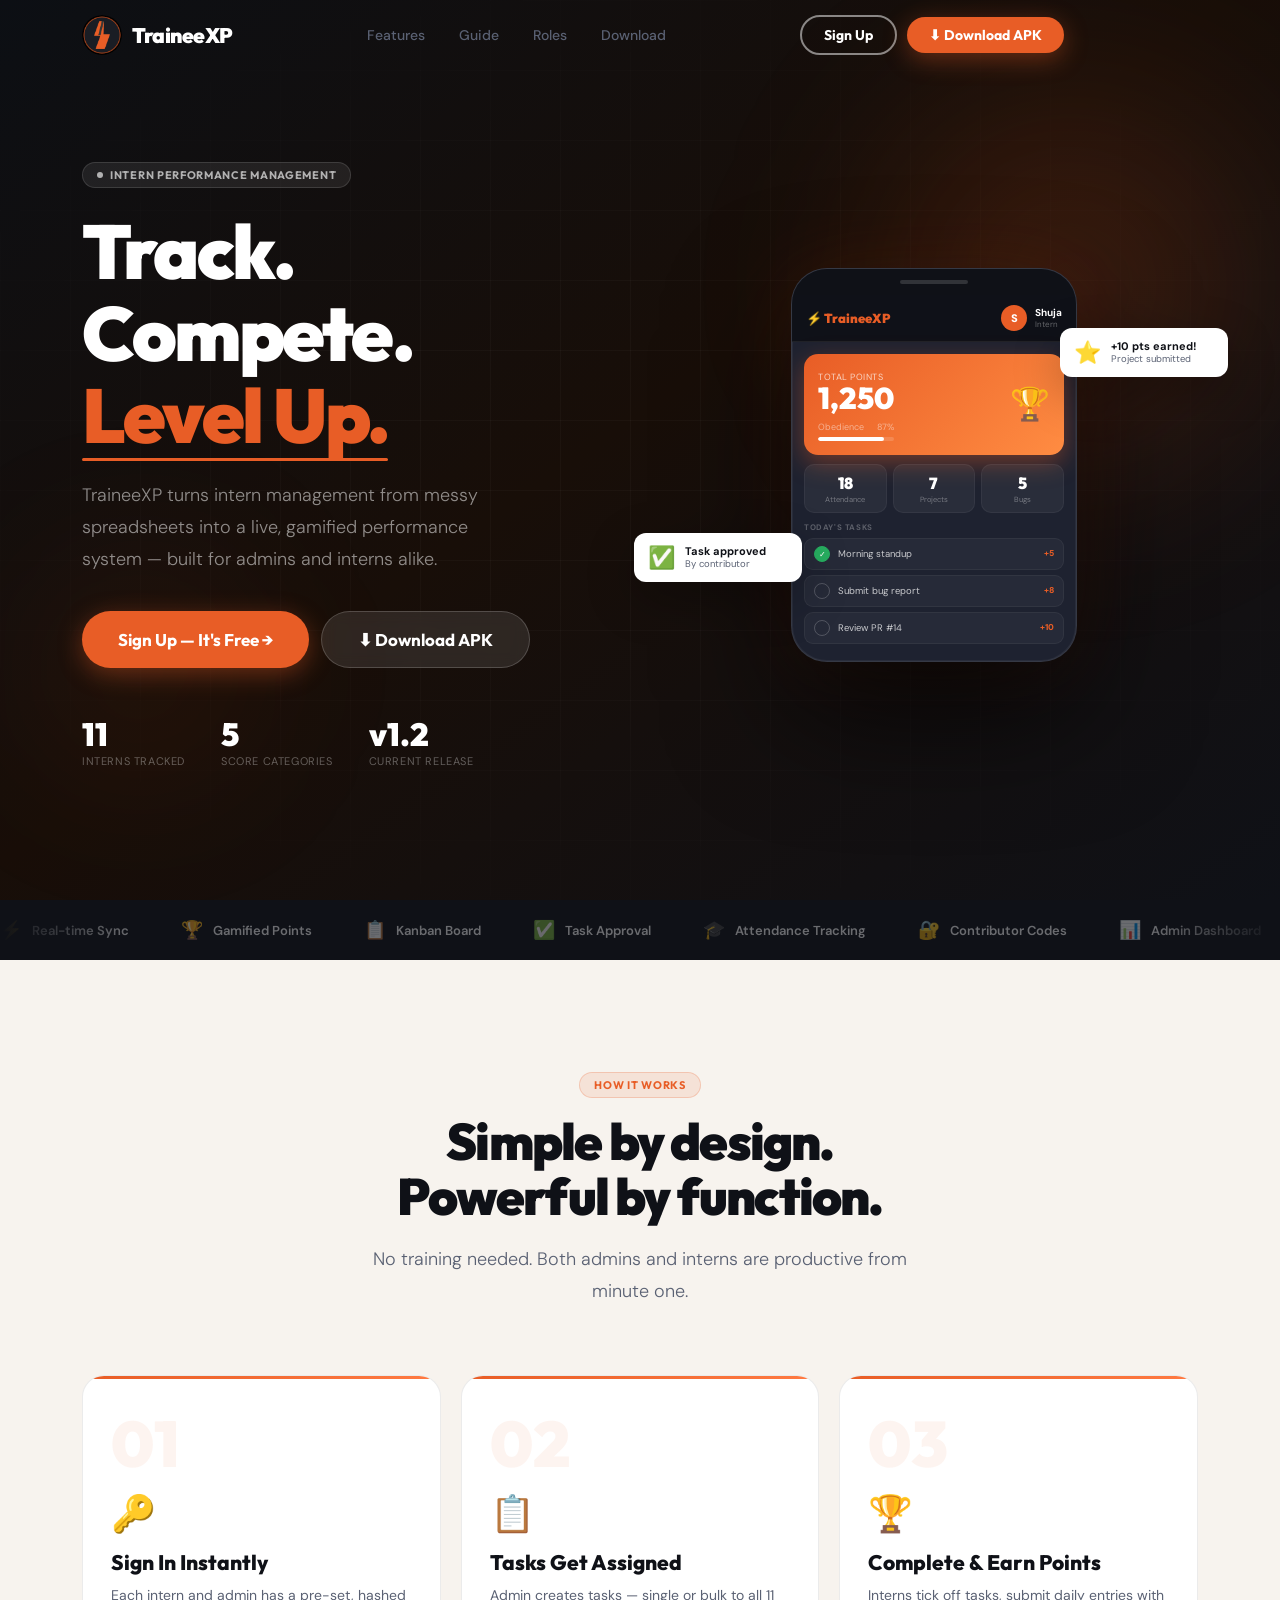
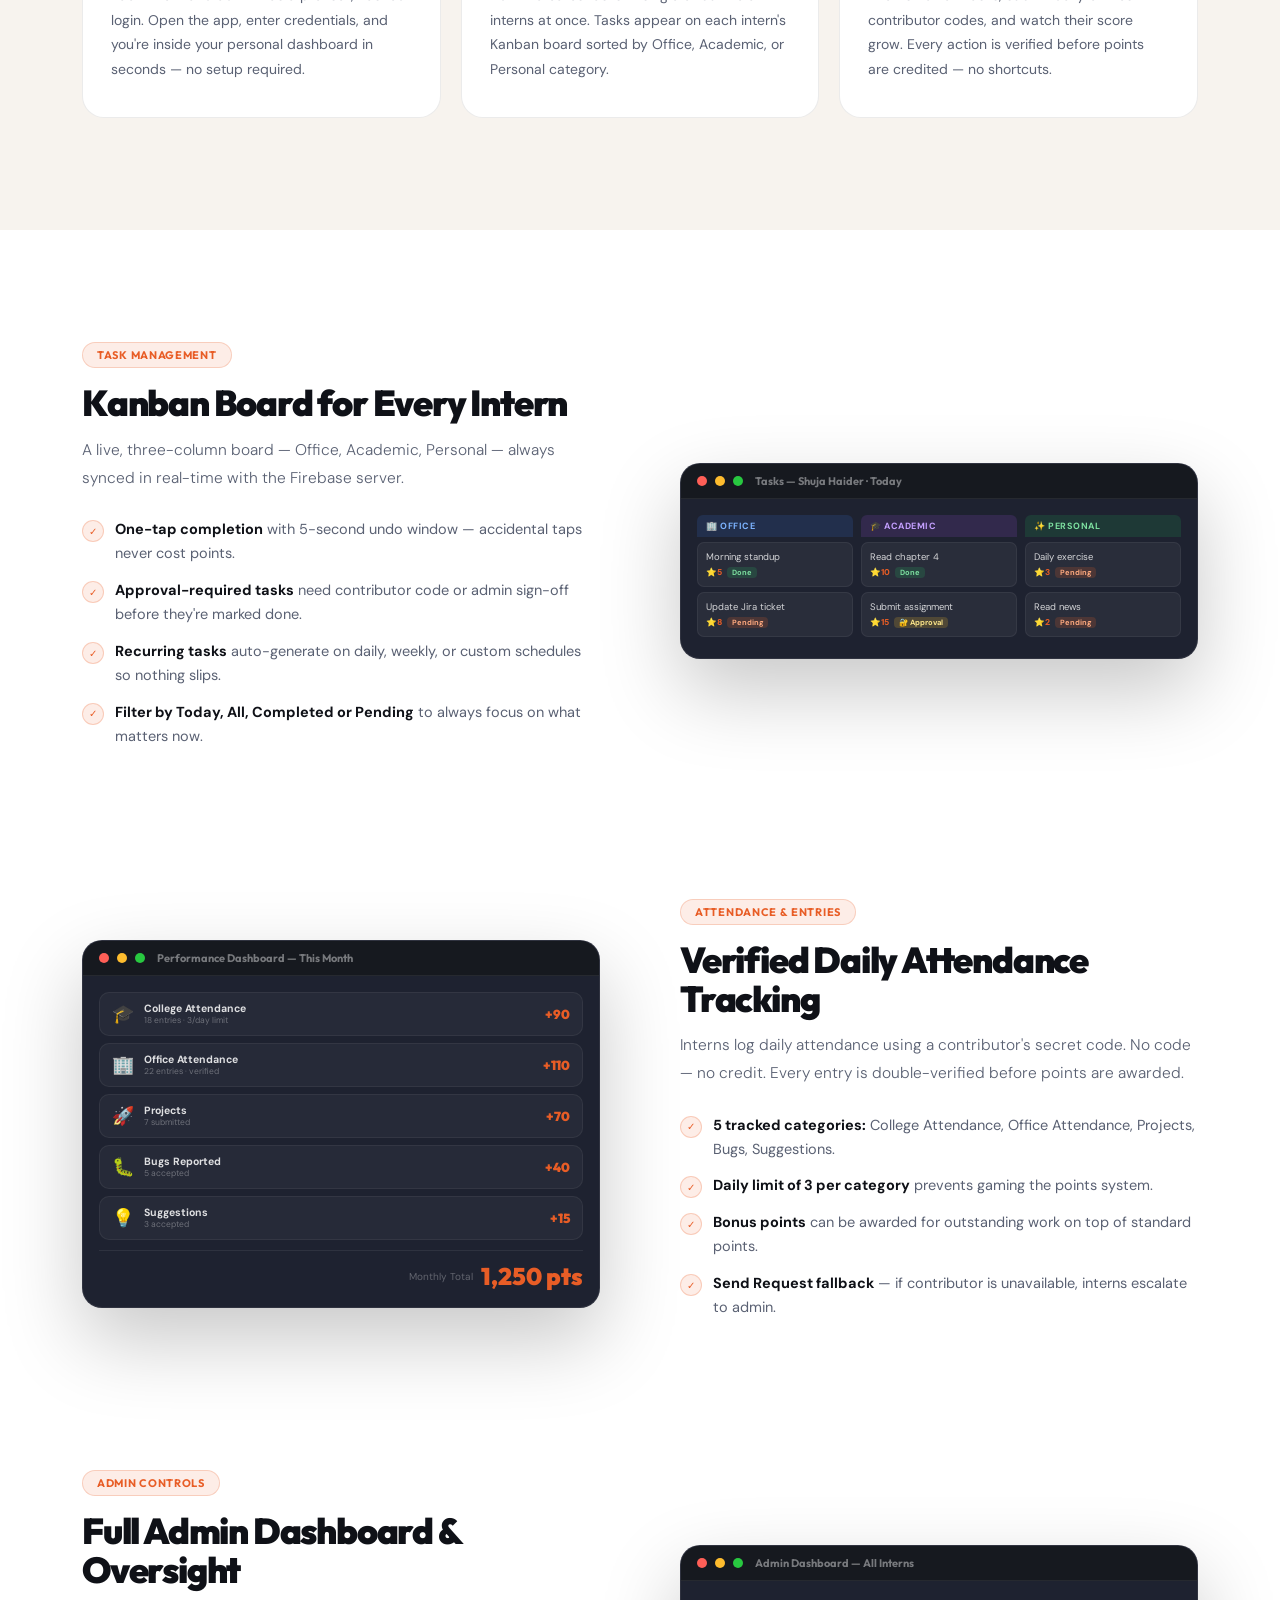
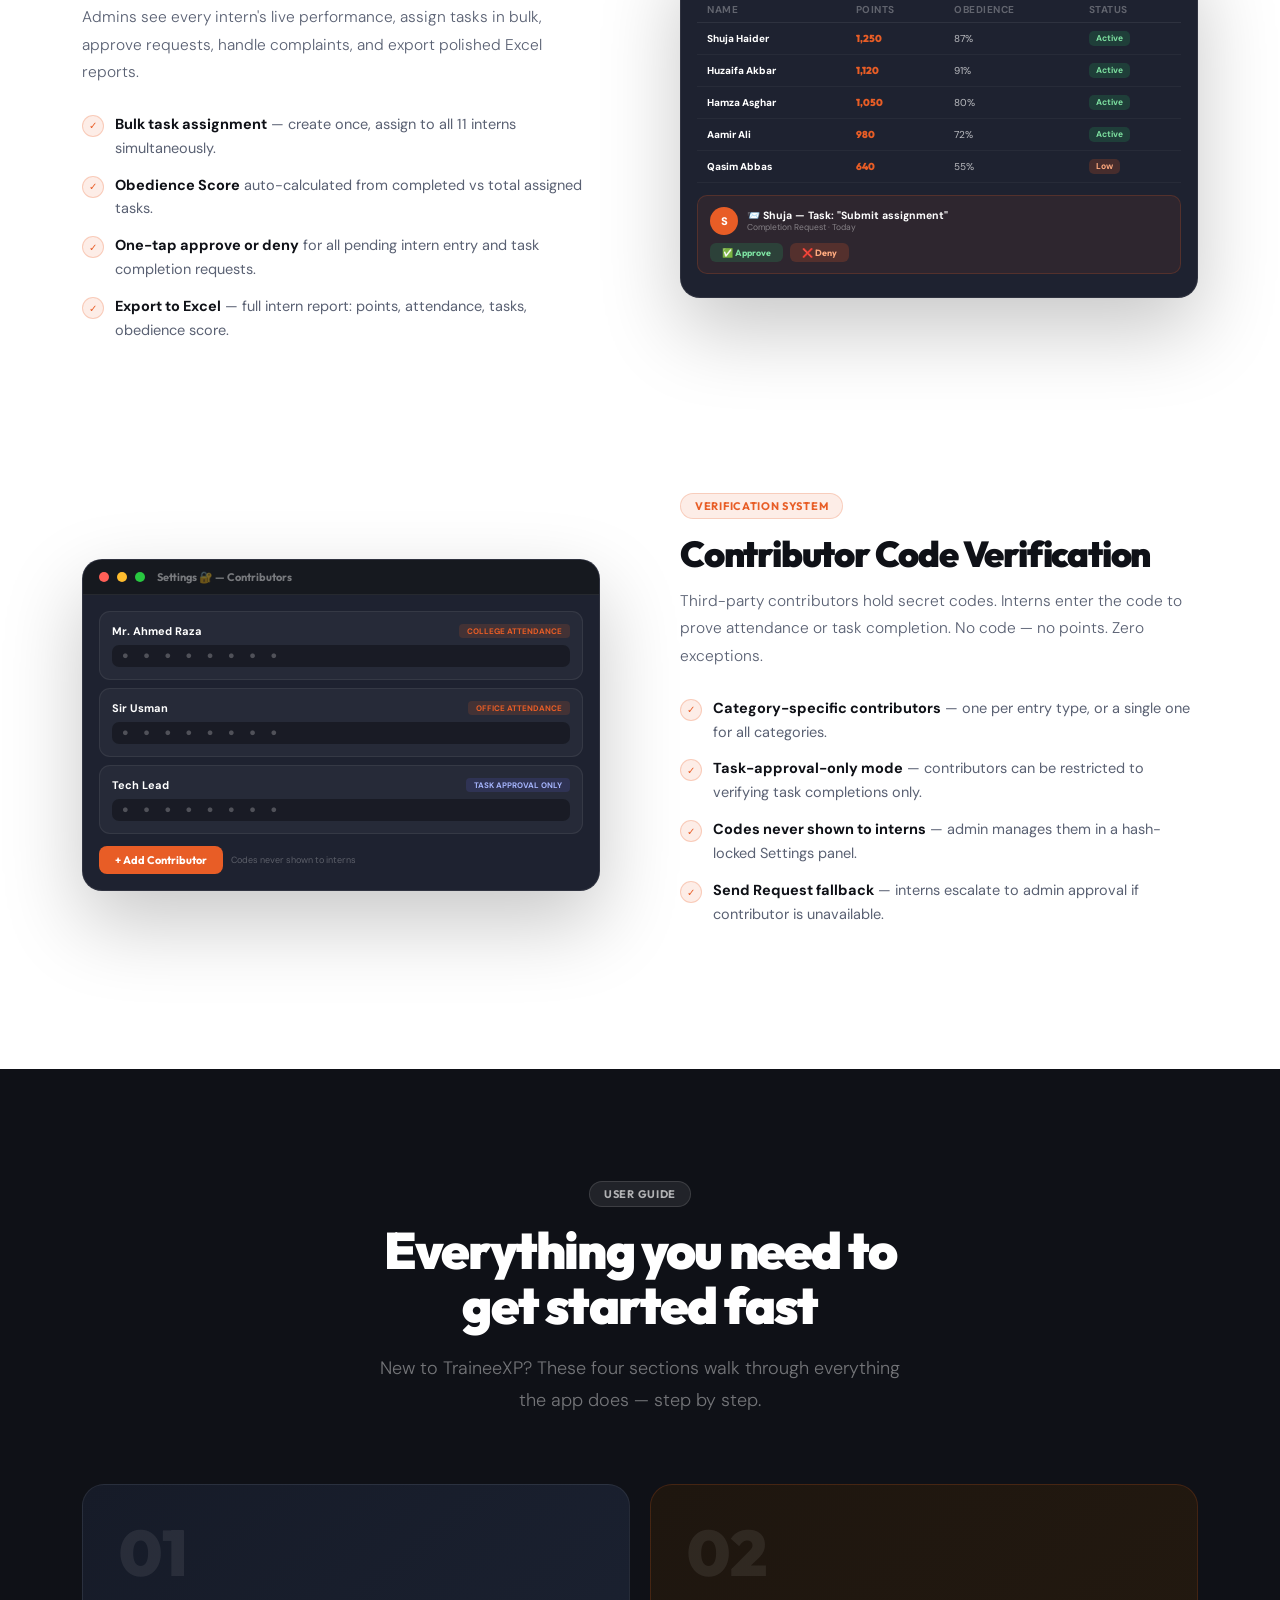
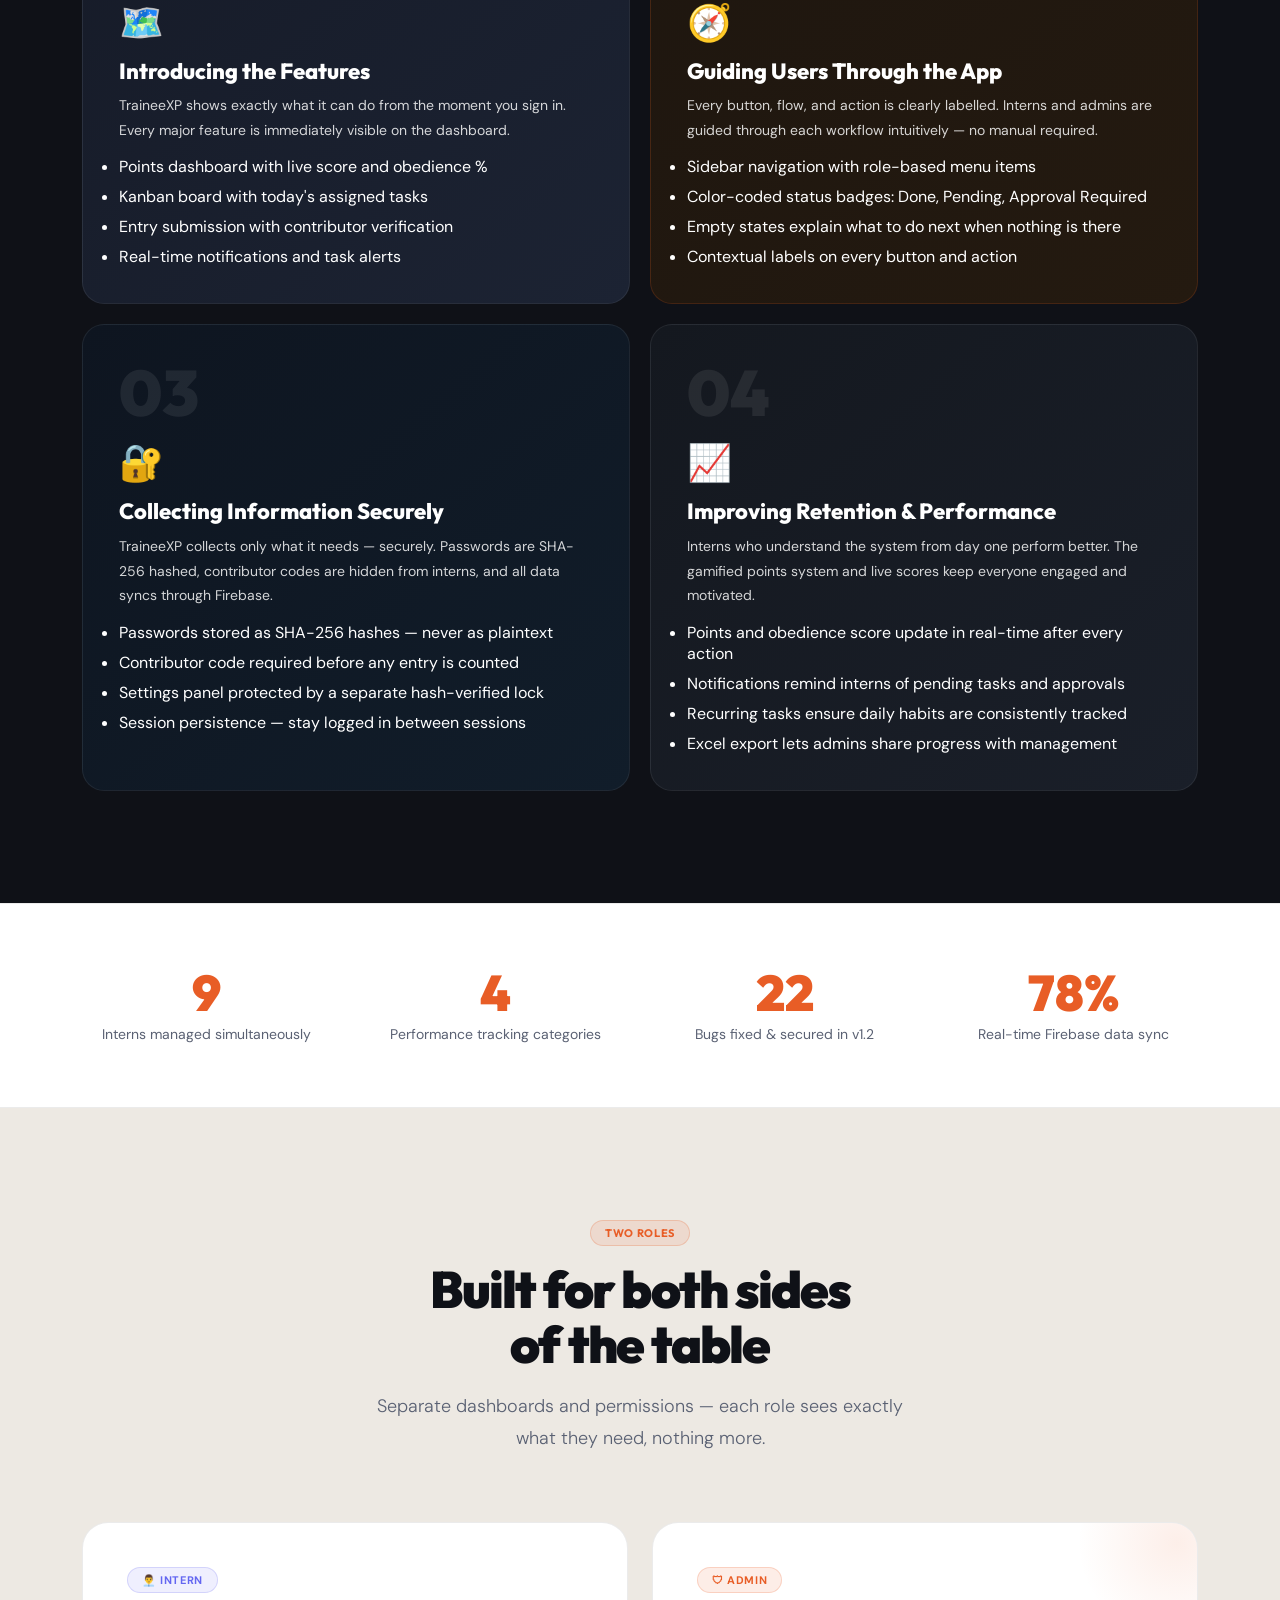
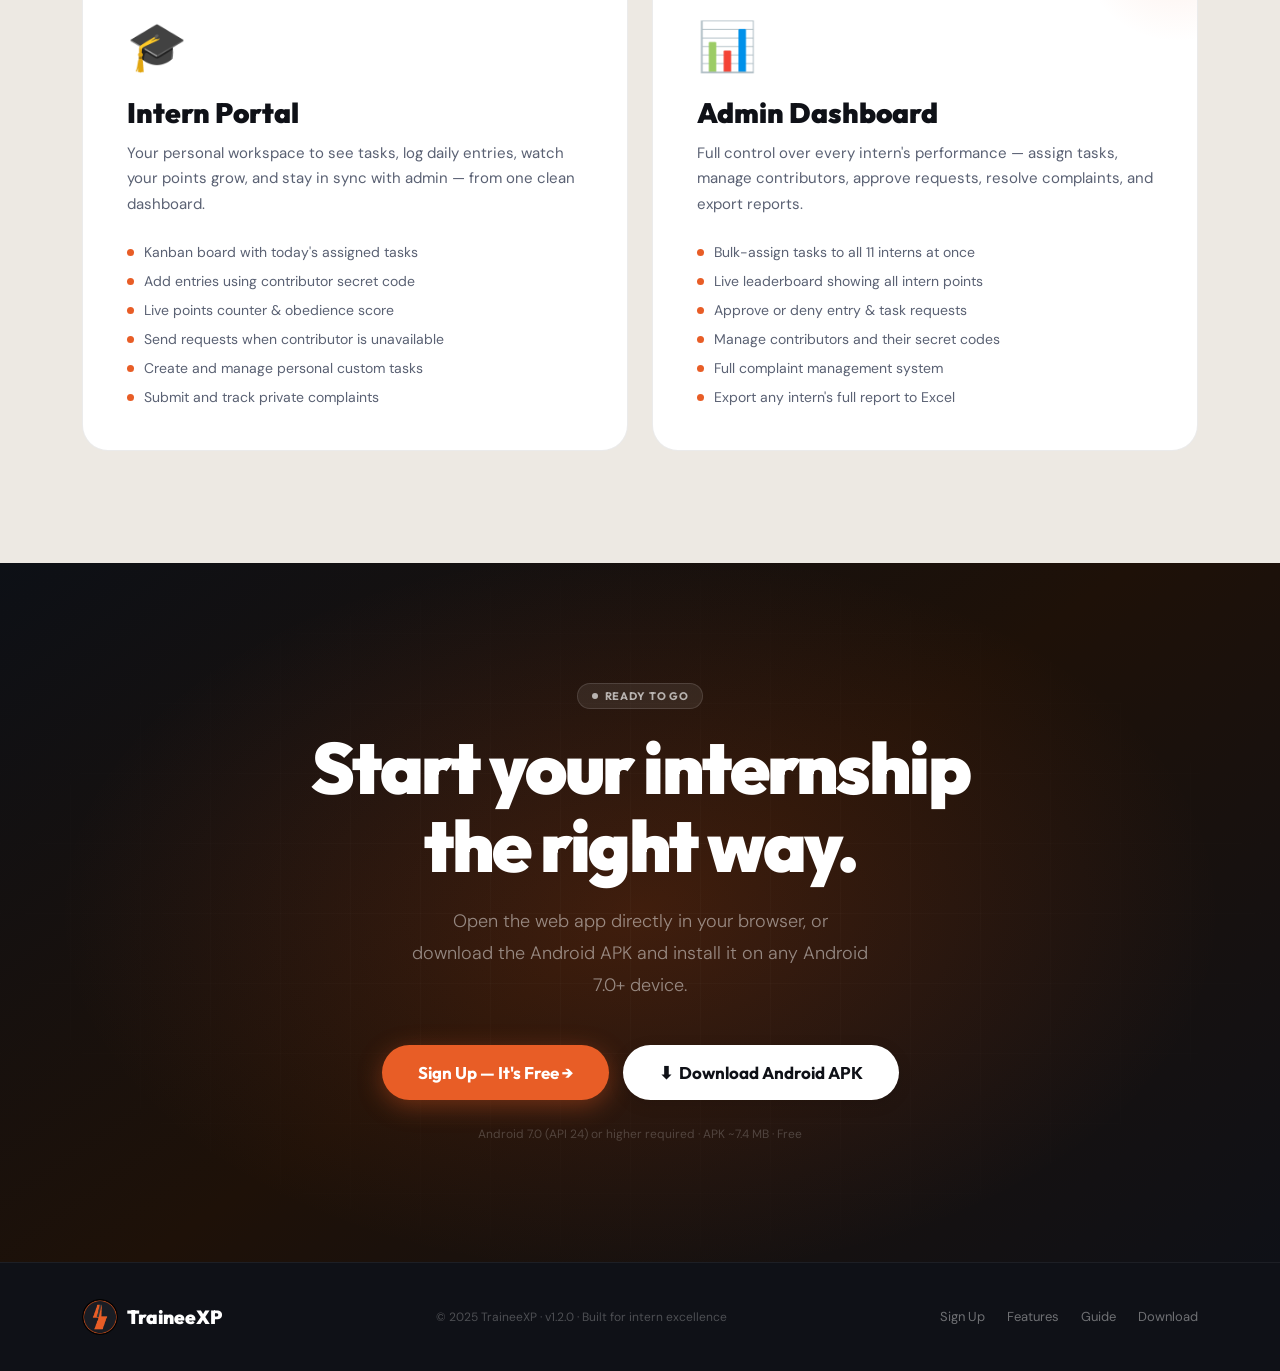
<file: landing (1).html>
<!DOCTYPE html>
<html lang="en">
<head>
<meta charset="UTF-8">
<meta name="viewport" content="width=device-width, initial-scale=1.0">
<meta name="description" content="TraineeXP — Gamified intern performance management. Track tasks, earn points, manage attendance — all in real-time.">
<title>TraineeXP — Intern Performance Management</title>
<link href="https://fonts.googleapis.com/css2?family=Outfit:wght@300;400;500;600;700;800;900&family=DM+Sans:ital,opsz,wght@0,9..40,300;0,9..40,400;0,9..40,500;0,9..40,600;1,9..40,300&display=swap" rel="stylesheet">
<style>
/* ═══════════════════════════════════════════
   TOKENS
═══════════════════════════════════════════ */
:root{
  --orange:#e85d26;--orange-h:#ff7a42;
  --orange-dim:rgba(232,93,38,.11);
  --dark:#0f1117;--dark2:#16191f;--dark3:#1e2230;--dark4:#252b3b;
  --cream:#f7f3ee;--cream2:#ede9e3;
  --txt:#0f1117;--txt2:#5a6173;--txt3:#9aa0b2;
  --bdr:rgba(0,0,0,.08);--bdr-d:rgba(255,255,255,.07);
  --r:16px;
}
*,*::before,*::after{box-sizing:border-box;margin:0;padding:0;}
html{scroll-behavior:smooth;}
body{font-family:'DM Sans',sans-serif;background:var(--cream);color:var(--txt);overflow-x:hidden;-webkit-font-smoothing:antialiased;}
h1,h2,h3,h4{font-family:'Outfit',sans-serif;line-height:1.08;}
a{text-decoration:none;color:inherit;}
img{display:block;max-width:100%;}
::-webkit-scrollbar{width:4px;}::-webkit-scrollbar-thumb{background:var(--orange);border-radius:99px;}

/* ═══════════════════════════════════════════
   UTILS
═══════════════════════════════════════════ */
.w{max-width:1180px;margin:0 auto;padding:0 32px;}
.tc{text-align:center;}.tc .sp{margin:0 auto;}

.btn{display:inline-flex;align-items:center;gap:8px;padding:13px 26px;border-radius:99px;font-family:'Outfit',sans-serif;font-size:15px;font-weight:700;transition:all .22s;white-space:nowrap;border:none;cursor:pointer;}
.btn-lg{padding:17px 36px;font-size:17px;}
.btn-o{background:var(--orange);color:#fff;box-shadow:0 6px 24px rgba(232,93,38,.38);}
.btn-o:hover{background:var(--orange-h);box-shadow:0 8px 32px rgba(232,93,38,.55);transform:translateY(-2px);}
.btn-w{background:#fff;color:var(--dark);box-shadow:0 4px 16px rgba(0,0,0,.12);}
.btn-w:hover{box-shadow:0 8px 28px rgba(0,0,0,.2);transform:translateY(-2px);}
.btn-ghost{background:rgba(255,255,255,.1);color:#fff;border:1.5px solid rgba(255,255,255,.18);backdrop-filter:blur(8px);}
.btn-ghost:hover{background:rgba(255,255,255,.18);transform:translateY(-1px);}
.btn-od{background:transparent;color:#fff;border:2px solid rgba(255,255,255,.5);font-weight:700;}
.btn-od:hover{border-color:var(--orange);color:var(--orange);background:rgba(232,93,38,.08);}
#nav.solid .btn-od{color:var(--txt);border-color:var(--orange);}
#nav.solid .btn-od:hover{background:var(--orange);color:#fff;}

.pill{display:inline-flex;align-items:center;gap:7px;padding:5px 14px;border-radius:99px;font-family:'Outfit',sans-serif;font-size:11px;font-weight:700;text-transform:uppercase;letter-spacing:.7px;}
.pill-o{background:var(--orange-dim);color:var(--orange);border:1px solid rgba(232,93,38,.22);}
.pill-d{background:rgba(255,255,255,.08);color:rgba(255,255,255,.65);border:1px solid rgba(255,255,255,.12);}
.pdot{width:6px;height:6px;border-radius:50%;background:currentColor;animation:pdotP 2s ease-in-out infinite;}
@keyframes pdotP{0%,100%{transform:scale(1);opacity:1;}50%{transform:scale(1.7);opacity:.5;}}

/* ═══════════════════════════════════════════
   NAV
═══════════════════════════════════════════ */
#nav{position:fixed;top:0;left:0;right:0;z-index:1000;transition:background .3s,box-shadow .3s;}
#nav.solid{background:rgba(247,243,238,.92);backdrop-filter:blur(20px);border-bottom:1px solid var(--bdr);box-shadow:0 2px 16px rgba(0,0,0,.06);}
.ni{display:flex;align-items:center;justify-content:space-between;height:70px;}
.nlogo{font-family:'Outfit',sans-serif;font-size:21px;font-weight:900;display:flex;align-items:center;gap:10px;letter-spacing:-.5px;color:#fff;transition:color .3s;}
#nav.solid .nlogo{color:var(--dark);}
.nlogo-ic{width:40px;height:40px;border-radius:50%;overflow:hidden;flex-shrink:0;display:flex;align-items:center;justify-content:center;}
.nlinks{display:flex;align-items:center;gap:34px;list-style:none;font-size:14px;font-weight:500;color:var(--txt2);}
.nlinks a:hover{color:var(--orange);}
.nact{display:flex;align-items:center;gap:10px;}
.nburger{display:none;flex-direction:column;gap:5px;padding:6px;background:none;border:none;cursor:pointer;}
.nburger span{display:block;width:22px;height:2px;background:#fff;border-radius:2px;transition:.3s;}
#nav.solid .nburger span{background:var(--txt);}

/* ── Mobile Download Button ── */
@media(max-width:960px){
  .mobile-dl-btn{
    display:flex;
    align-items:center;
    justify-content:center;
    gap:10px;
    width:calc(100% - 40px);
    margin:0 20px 12px;
    padding:18px 24px;
    background:var(--orange);
    color:#fff;
    border-radius:99px;
    font-family:'Outfit',sans-serif;
    font-size:17px;
    font-weight:700;
    box-shadow:0 6px 28px rgba(232,93,38,.42);
    cursor:pointer;
    border:none;
    text-decoration:none;
    position:relative;
    overflow:hidden;
  }
  .mobile-dl-btn::after{content:'';position:absolute;top:0;left:-100%;width:100%;height:100%;background:linear-gradient(90deg,transparent,rgba(255,255,255,.18),transparent);animation:sh 2.5s ease-in-out infinite;}
  .mobile-dl-btn-wrap{display:block;}
  .ctabtns .btn{width:100%;justify-content:center;}
  #navDlCircle{display:inline-flex !important;}
}

/* ═══════════════════════════════════════════
   MOBILE DRAWER
═══════════════════════════════════════════ */
.drawer{position:fixed;top:70px;left:0;right:0;bottom:0;z-index:999;background:var(--dark);display:none;flex-direction:column;align-items:center;justify-content:center;gap:32px;}
.drawer.open{display:flex;}
.drawer a{font-family:'Outfit',sans-serif;font-size:28px;font-weight:800;color:rgba(255,255,255,.7);transition:.2s;}
.drawer a:hover{color:var(--orange);}
.dclose{position:absolute;top:18px;right:20px;width:40px;height:40px;border-radius:50%;display:flex;align-items:center;justify-content:center;font-size:20px;color:rgba(255,255,255,.7);background:rgba(255,255,255,.08);border:1.5px solid rgba(255,255,255,.15);cursor:pointer;z-index:1001;line-height:1;}

/* ═══════════════════════════════════════════
   HERO
═══════════════════════════════════════════ */
.hero{min-height:100vh;background:linear-gradient(145deg,#0c0f14 0%,#180e08 48%,#0f1117 100%);display:flex;align-items:center;padding:110px 0 80px;position:relative;overflow:hidden;}
.hgrid{position:absolute;inset:0;pointer-events:none;background-image:linear-gradient(rgba(255,255,255,.026) 1px,transparent 1px),linear-gradient(90deg,rgba(255,255,255,.026) 1px,transparent 1px);background-size:70px 70px;mask-image:radial-gradient(ellipse 90% 80% at 50% 50%,black 20%,transparent 75%);}
.hglow{position:absolute;border-radius:50%;filter:blur(80px);pointer-events:none;}
.hg1{width:580px;height:480px;right:-80px;top:5%;background:radial-gradient(circle,rgba(232,93,38,.23) 0%,transparent 70%);animation:gf 9s ease-in-out infinite;}
.hg2{width:320px;height:320px;left:-20px;bottom:8%;background:radial-gradient(circle,rgba(232,93,38,.1) 0%,transparent 70%);animation:gf 13s ease-in-out infinite reverse;}
@keyframes gf{0%,100%{transform:translateY(0);}50%{transform:translateY(-26px);}}
.hero-in{display:grid;grid-template-columns:1fr 1fr;gap:60px;align-items:center;position:relative;z-index:1;}
.htxt{color:#fff;}
.hey{margin-bottom:22px;}
.hh1{font-size:clamp(44px,6vw,76px);font-weight:900;letter-spacing:-2.5px;margin-bottom:22px;color:#fff;}
.hh1 em{font-style:normal;color:var(--orange);position:relative;display:inline-block;}
.hh1 em::after{content:'';position:absolute;left:0;bottom:-4px;right:0;height:3px;background:var(--orange);border-radius:2px;transform:scaleX(0);transform-origin:left;animation:lr .9s .7s cubic-bezier(.34,1.56,.64,1) forwards;}
@keyframes lr{to{transform:scaleX(1);}}
.hsub{font-size:18px;color:rgba(255,255,255,.52);max-width:420px;margin-bottom:36px;line-height:1.78;font-weight:300;}
.hbtns{display:flex;gap:12px;flex-wrap:wrap;margin-bottom:50px;}
.hstats{display:flex;gap:36px;flex-wrap:wrap;}
.hsn{font-family:'Outfit',sans-serif;font-size:32px;font-weight:900;color:#fff;line-height:1;}
.hsl{font-size:11px;color:rgba(255,255,255,.33);text-transform:uppercase;letter-spacing:.6px;margin-top:4px;}

/* Phone frame */
.hvis{position:relative;display:flex;justify-content:center;align-items:center;}
.phone-wrap{position:relative;z-index:2;animation:pr .9s .15s cubic-bezier(.34,1.56,.64,1) both;}
@keyframes pr{from{opacity:0;transform:scale(.82) translateY(40px);}to{opacity:1;transform:scale(1) translateY(0);}}
.phone{width:286px;background:var(--dark3);border-radius:36px;border:1.5px solid rgba(255,255,255,.1);overflow:hidden;box-shadow:0 0 0 1px rgba(255,255,255,.05) inset,0 50px 120px rgba(0,0,0,.7),0 0 80px rgba(232,93,38,.13);}
.pnotch{height:26px;background:var(--dark);display:flex;align-items:center;justify-content:center;}
.pnbar{width:68px;height:4px;border-radius:4px;background:rgba(255,255,255,.14);}
.ptbar{background:rgba(15,17,23,.96);padding:10px 14px;display:flex;align-items:center;justify-content:space-between;border-bottom:1px solid var(--bdr-d);}
.ptlogo{font-family:'Outfit',sans-serif;font-size:13px;font-weight:900;color:var(--orange);}
.ptav{width:26px;height:26px;border-radius:50%;background:var(--orange);display:flex;align-items:center;justify-content:center;font-size:11px;font-weight:900;color:#fff;}
.ptnm{font-size:10px;font-weight:700;color:#fff;}.ptrl{font-size:8px;color:rgba(255,255,255,.36);}
.pbody{padding:12px;}
.ptscard{border-radius:14px;padding:14px;margin-bottom:9px;background:linear-gradient(135deg,#e85d26,#ff8c42);display:flex;justify-content:space-between;align-items:center;box-shadow:0 8px 24px rgba(232,93,38,.4);}
.ptsn{font-family:'Outfit',sans-serif;font-size:30px;font-weight:900;color:#fff;line-height:1;}
.ptsl{font-size:9px;color:rgba(255,255,255,.72);text-transform:uppercase;letter-spacing:.5px;margin-top:3px;}
.ptsico{font-size:32px;}
.obw{margin-top:8px;}
.oblbl{display:flex;justify-content:space-between;font-size:9px;color:rgba(255,255,255,.48);margin-bottom:4px;}
.obtrack{height:4px;background:rgba(255,255,255,.15);border-radius:99px;overflow:hidden;}
.obfill{height:100%;background:#fff;border-radius:99px;width:87%;}
.mstats{display:grid;grid-template-columns:1fr 1fr 1fr;gap:6px;margin-bottom:9px;}
.mst{background:rgba(255,255,255,.05);border-radius:10px;padding:8px 4px;text-align:center;border:1px solid rgba(255,255,255,.05);}
.msn{font-family:'Outfit',sans-serif;font-size:16px;font-weight:900;color:#fff;}
.msl{font-size:7.5px;color:rgba(255,255,255,.36);margin-top:2px;}
.tlbl{font-size:8px;font-weight:700;color:rgba(255,255,255,.28);text-transform:uppercase;letter-spacing:.6px;margin-bottom:6px;}
.trow{display:flex;align-items:center;gap:8px;background:rgba(255,255,255,.04);border-radius:9px;padding:7px 9px;margin-bottom:5px;border:1px solid rgba(255,255,255,.05);}
.tcirc{width:16px;height:16px;border-radius:50%;flex-shrink:0;border:1.5px solid rgba(255,255,255,.2);}
.tcirc.done{background:#27ae60;border-color:#27ae60;display:flex;align-items:center;justify-content:center;font-size:8px;color:#fff;}
.ttitle{font-size:9.5px;color:rgba(255,255,255,.75);flex:1;}
.tpts{font-size:8.5px;color:var(--orange);font-weight:800;}
.fcard{position:absolute;background:#fff;border-radius:12px;padding:10px 14px;box-shadow:0 16px 48px rgba(0,0,0,.28);display:flex;align-items:center;gap:10px;z-index:3;min-width:168px;animation:cf 4s ease-in-out infinite;}
.fc2{animation-delay:2.1s;animation-direction:reverse;}
.fcl{right:-30px;top:60px;}.fcr{left:-36px;bottom:80px;}
@keyframes cf{0%,100%{transform:translateY(0);}50%{transform:translateY(-10px);}}
.fcico{font-size:22px;}.fct{font-size:11px;font-weight:700;color:var(--txt);}.fcs{font-size:9.5px;color:var(--txt2);}

/* ═══════════════════════════════════════════
   MARQUEE
═══════════════════════════════════════════ */
.mq{background:var(--dark);padding:18px 0;overflow:hidden;position:relative;}
.mq::before,.mq::after{content:'';position:absolute;top:0;bottom:0;width:130px;z-index:2;}
.mq::before{left:0;background:linear-gradient(90deg,var(--dark),transparent);}
.mq::after{right:0;background:linear-gradient(-90deg,var(--dark),transparent);}
.mqt{display:flex;gap:52px;align-items:center;animation:mqs 24s linear infinite;width:max-content;}
.mqt:hover{animation-play-state:paused;}
@keyframes mqs{from{transform:translateX(0);}to{transform:translateX(-50%);}}
.mqi{display:flex;align-items:center;gap:10px;color:rgba(255,255,255,.38);font-size:13px;font-weight:600;white-space:nowrap;}
.mqi span:first-child{font-size:18px;}

/* ═══════════════════════════════════════════
   SECTIONS
═══════════════════════════════════════════ */
section{padding:112px 0;}
.sey{margin-bottom:16px;}
.sh{font-size:clamp(34px,4vw,56px);font-weight:900;letter-spacing:-1.8px;margin-bottom:18px;}
.sp{font-size:18px;color:var(--txt2);max-width:540px;line-height:1.78;font-weight:300;}

.rv{opacity:0;transform:translateY(36px);transition:opacity .75s,transform .75s;}
.rv.in{opacity:1;transform:translateY(0);}
.d1{transition-delay:.1s;}.d2{transition-delay:.2s;}.d3{transition-delay:.3s;}.d4{transition-delay:.4s;}

/* HOW */
.steps{display:grid;grid-template-columns:repeat(3,1fr);gap:20px;margin-top:68px;}
.scard{background:#fff;border-radius:22px;padding:36px 28px;border:1px solid var(--bdr);position:relative;overflow:hidden;transition:transform .25s,box-shadow .25s;}
.scard:hover{transform:translateY(-5px);box-shadow:0 24px 64px rgba(0,0,0,.14);}
.scard::after{content:'';position:absolute;top:0;left:0;right:0;height:3px;background:linear-gradient(90deg,var(--orange),var(--orange-h));}
.snum{font-family:'Outfit',sans-serif;font-size:64px;font-weight:900;color:rgba(232,93,38,.07);line-height:1;margin-bottom:14px;}
.sico{font-size:36px;margin-bottom:14px;}
.sh3{font-size:21px;font-weight:800;margin-bottom:10px;}
.sp3{font-size:14px;color:var(--txt2);line-height:1.75;}

/* FEATURES */
.features{background:#fff;}
.frow{display:grid;grid-template-columns:1fr 1fr;gap:80px;align-items:center;margin-bottom:120px;}
.frow:last-child{margin-bottom:0;}
.frow.rev{direction:rtl;}
.frow.rev>*{direction:ltr;}
.ftxt .sh{font-size:36px;letter-spacing:-1.2px;margin-bottom:14px;}
.ftxt .sp{font-size:15.5px;max-width:100%;margin-bottom:26px;}
.fcks{display:flex;flex-direction:column;gap:13px;margin-bottom:30px;}
.fck-r{display:flex;align-items:flex-start;gap:11px;}
.fck-ic{width:22px;height:22px;border-radius:50%;flex-shrink:0;background:var(--orange-dim);border:1.5px solid rgba(232,93,38,.24);display:flex;align-items:center;justify-content:center;color:var(--orange);font-size:10px;margin-top:2px;}
.fck-tx{font-size:14.5px;color:var(--txt2);line-height:1.65;}
.fck-tx strong{color:var(--txt);}

/* Mock panels */
.mock{background:var(--dark3);border-radius:20px;overflow:hidden;border:1px solid rgba(255,255,255,.08);box-shadow:0 32px 80px rgba(0,0,0,.22);}
.mbar{background:var(--dark2);padding:10px 16px;display:flex;align-items:center;gap:8px;border-bottom:1px solid var(--bdr-d);}
.mdot{width:10px;height:10px;border-radius:50%;}
.mtitle{font-family:'Outfit',sans-serif;font-size:11px;font-weight:700;color:rgba(255,255,255,.42);margin-left:4px;}
.mbody{padding:16px;}

/* Kanban mock */
.kbg{display:grid;grid-template-columns:1fr 1fr 1fr;gap:8px;}
.kch{font-size:9px;font-weight:700;text-transform:uppercase;letter-spacing:.5px;padding:5px 9px;border-radius:6px 6px 0 0;margin-bottom:5px;}
.kc-off{background:rgba(59,130,246,.14);color:#7db4ff;}
.kc-aca{background:rgba(168,85,247,.14);color:#c4a0ff;}
.kc-per{background:rgba(34,197,94,.14);color:#7de0a0;}
.kc{background:rgba(255,255,255,.05);border-radius:7px;padding:8px;margin-bottom:5px;border:1px solid rgba(255,255,255,.06);}
.kct{font-size:9.5px;color:rgba(255,255,255,.8);margin-bottom:4px;}
.kcm{display:flex;gap:5px;align-items:center;flex-wrap:wrap;}
.kpts{font-size:8.5px;color:var(--orange);font-weight:800;}
.kbd{background:rgba(39,174,96,.2);color:#7de0a0;font-size:7.5px;padding:1px 5px;border-radius:4px;font-weight:700;}
.kpd{background:rgba(232,93,38,.18);color:#ffaa7f;font-size:7.5px;padding:1px 5px;border-radius:4px;font-weight:700;}
.kap{background:rgba(251,191,36,.18);color:#fde68a;font-size:7.5px;padding:1px 5px;border-radius:4px;font-weight:700;}

/* Entry mock */
.er{display:flex;align-items:center;justify-content:space-between;background:rgba(255,255,255,.04);border-radius:10px;padding:9px 12px;margin-bottom:7px;border:1px solid rgba(255,255,255,.06);}
.erl{display:flex;align-items:center;gap:10px;}
.eric{font-size:18px;}
.ernm{font-size:10.5px;font-weight:700;color:rgba(255,255,255,.85);}
.erct{font-size:8.5px;color:rgba(255,255,255,.33);}
.erpts{font-family:'Outfit',sans-serif;font-size:13px;font-weight:900;color:var(--orange);}

/* Admin table */
.at{width:100%;border-collapse:collapse;font-size:10px;}
.at th{color:rgba(255,255,255,.3);font-weight:700;text-transform:uppercase;letter-spacing:.5px;padding:6px 10px;text-align:left;border-bottom:1px solid rgba(255,255,255,.07);}
.at td{padding:8px 10px;color:rgba(255,255,255,.7);border-bottom:1px solid rgba(255,255,255,.04);}
.at tr:hover td{background:rgba(255,255,255,.03);}
.atn{font-weight:800;color:#fff !important;}
.atp{font-family:'Outfit',sans-serif;color:var(--orange)!important;font-weight:900;}
.atb{display:inline-block;padding:2px 7px;border-radius:5px;font-size:8.5px;font-weight:700;}
.atbg{background:rgba(39,174,96,.2);color:#7de0a0;}.atbr{background:rgba(232,93,38,.2);color:#ffaa7f;}
.reqcard{background:rgba(232,93,38,.08);border-radius:10px;padding:11px 12px;margin-bottom:7px;border:1px solid rgba(232,93,38,.2);}
.reqtop{display:flex;align-items:center;gap:9px;margin-bottom:8px;}
.reqav{width:28px;height:28px;border-radius:50%;background:var(--orange);display:flex;align-items:center;justify-content:center;font-size:11px;font-weight:900;color:#fff;flex-shrink:0;}
.reqnm{font-size:10.5px;font-weight:700;color:#fff;}.reqtp{font-size:8.5px;color:rgba(255,255,255,.42);}
.reqbtns{display:flex;gap:7px;}
.rb{padding:4px 12px;border-radius:6px;font-size:9px;font-weight:700;border:none;cursor:pointer;font-family:'Outfit',sans-serif;}
.rba{background:rgba(39,174,96,.2);color:#7de0a0;}.rbd{background:rgba(232,93,38,.2);color:#ffaa7f;}

/* Contrib mock */
.cc{background:rgba(255,255,255,.04);border-radius:11px;padding:12px;margin-bottom:8px;border:1px solid rgba(255,255,255,.07);}
.cct{display:flex;justify-content:space-between;align-items:center;margin-bottom:7px;}
.ccnm{font-size:11px;font-weight:700;color:#fff;}
.ccat{font-size:8px;padding:2px 8px;border-radius:4px;font-weight:700;text-transform:uppercase;}
.cco{background:rgba(232,93,38,.15);color:var(--orange);}.ccb{background:rgba(99,102,241,.15);color:#a5b4fc;}
.cccode{font-family:'Courier New',monospace;font-size:11px;color:rgba(255,255,255,.24);background:rgba(0,0,0,.35);padding:5px 10px;border-radius:7px;letter-spacing:4px;}

/* ONBOARDING */
.onboard{background:var(--dark);padding:112px 0;}
.obgrid{display:grid;grid-template-columns:1fr 1fr;gap:20px;margin-top:68px;}
.obcard{border-radius:22px;padding:36px;border:1px solid var(--bdr-d);position:relative;overflow:hidden;transition:transform .25s,box-shadow .25s;}
.obcard:hover{transform:translateY(-4px);box-shadow:0 24px 64px rgba(255, 255, 255, 0.3);}
.oba{background:linear-gradient(140deg,#161b28,#1c2333);}
.obb{background:linear-gradient(140deg,#1e160f,#241a10);border-color:rgba(232,93,38,.18);}
.obc{background:linear-gradient(140deg,#0e1520,#111d2a);}
.obd{background:linear-gradient(140deg,#14181f,#1a1f29);}
.obnum{font-family:'Outfit',sans-serif;font-size:64px;font-weight:900;color:rgba(255,255,255,.08);line-height:1;margin-bottom:14px;}
.obico{font-size:36px;margin-bottom:14px;}
.obh{font-family:'Outfit',sans-serif;font-size:22px;font-weight:800;color:#fff;margin-bottom:10px;}
.obp{font-size:14px;color:rgba(255,255,255,.82);line-height:1.75;}
.obul{margin-top:14px;display:flex;flex-direction:column;gap:9px;}
.obli{display:flex;align-items:flex-start;gap:9px;font-size:13px;color:rgba(255,255,255,.78);}
.obli::before{content:'→';color:var(--orange);font-weight:700;flex-shrink:0;font-size:12px;margin-top:1px;}

/* ROLES */
.roles{background:var(--cream2);padding:112px 0;}
.rgrid{display:grid;grid-template-columns:1fr 1fr;gap:24px;margin-top:68px;}
.rcard{background:#fff;border-radius:26px;padding:44px;border:1px solid var(--bdr);position:relative;overflow:hidden;transition:transform .25s,box-shadow .25s;}
.rcard:hover{transform:translateY(-5px);box-shadow:0 32px 80px rgba(0,0,0,.13);}
.rcard.adm::before{content:'';position:absolute;top:-80px;right:-80px;width:200px;height:200px;border-radius:50%;background:radial-gradient(circle,rgba(232,93,38,.1),transparent 70%);}
.rpill{display:inline-flex;align-items:center;gap:7px;padding:5px 14px;border-radius:99px;font-size:11px;font-weight:700;text-transform:uppercase;letter-spacing:.6px;margin-bottom:22px;}
.rpi{background:rgba(99,102,241,.1);color:#6366f1;border:1px solid rgba(99,102,241,.2);}
.rpa{background:var(--orange-dim);color:var(--orange);border:1px solid rgba(232,93,38,.2);}
.rico{font-size:48px;margin-bottom:20px;}
.rh{font-size:28px;font-weight:900;margin-bottom:12px;}
.rp{font-size:15px;color:var(--txt2);margin-bottom:26px;line-height:1.7;}
.rperks{display:flex;flex-direction:column;gap:11px;}
.rperk{display:flex;align-items:center;gap:10px;font-size:14px;color:var(--txt2);}
.rpdot{width:7px;height:7px;border-radius:50%;background:var(--orange);flex-shrink:0;}

/* STATS */
.statsbar{background:#fff;border-top:1px solid var(--bdr);border-bottom:1px solid var(--bdr);padding:64px 0;}
.sgrid{display:grid;grid-template-columns:repeat(4,1fr);gap:40px;text-align:center;}
.stn{font-family:'Outfit',sans-serif;font-size:50px;font-weight:900;color:var(--orange);line-height:1;}
.stl{font-size:14px;color:var(--txt2);margin-top:7px;}

/* CTA / DOWNLOAD */
.cta{background:linear-gradient(145deg,#0d1016 0%,#1e1108 50%,#0f1117 100%);padding:120px 0;position:relative;overflow:hidden;}
.cta::before{content:'';position:absolute;inset:0;background:radial-gradient(ellipse 70% 80% at 50% 50%,rgba(232,93,38,.17) 0%,transparent 65%);}
.cta::after{content:'';position:absolute;inset:0;background-image:linear-gradient(rgba(255,255,255,.024) 1px,transparent 1px),linear-gradient(90deg,rgba(255,255,255,.024) 1px,transparent 1px);background-size:70px 70px;mask-image:radial-gradient(ellipse 80% 80% at 50% 50%,black,transparent 80%);}
.ctain{position:relative;z-index:1;color:#fff;text-align:center;}
.ctah{font-size:clamp(40px,6vw,72px);font-weight:900;letter-spacing:-2.5px;margin-bottom:20px;color:#fff;}
.ctap{font-size:18px;color:rgba(255,255,255,.48);max-width:460px;margin:0 auto 44px;line-height:1.78;font-weight:300;}
.ctabtns{display:flex;justify-content:center;gap:14px;flex-wrap:wrap;}
.ctanote{margin-top:26px;font-size:12px;color:rgba(255,255,255,.2);}
.btn-dl{position:relative;overflow:hidden;}
.btn-dl::after{content:'';position:absolute;top:0;left:-100%;width:100%;height:100%;background:linear-gradient(90deg,transparent,rgba(255,255,255,.14),transparent);animation:sh 2.5s ease-in-out infinite;}
@keyframes sh{0%{left:-100%;}100%{left:200%;}}

/* FOOTER */
footer{background:var(--dark);border-top:1px solid rgba(255,255,255,.06);padding:36px 0;}
.fin{display:flex;align-items:center;justify-content:space-between;flex-wrap:wrap;gap:16px;}
.flogo{font-family:'Outfit',sans-serif;font-size:19px;font-weight:900;color:#fff;display:flex;align-items:center;gap:9px;}
.flic{width:36px;height:36px;border-radius:50%;overflow:hidden;flex-shrink:0;}
.fcopy{font-size:12px;color:rgba(255,255,255,.26);}
.flinks{display:flex;gap:22px;list-style:none;font-size:13px;color:rgba(255,255,255,.4);}
.flinks a:hover{color:var(--orange);}

/* ═══════════════════════════════════════════
   RESPONSIVE
═══════════════════════════════════════════ */
@media(max-width:960px){
  .hero-in,.frow,.obgrid,.rgrid{grid-template-columns:1fr;gap:44px;}
  .hvis{display:none;}
  .frow.rev{direction:ltr;}
  .steps{grid-template-columns:1fr;}
  .nlinks{display:none;}.nact .btn-od{display:none;}
  .nburger{display:flex;}
  .sgrid{grid-template-columns:1fr 1fr;}
}
@media(max-width:600px){
  section{padding:72px 0;}.w{padding:0 20px;}
  .hbtns,.ctabtns{flex-direction:column;align-items:flex-start;}
  .ctabtns{align-items:center;}
  .hstats{gap:22px;}.sgrid{gap:28px;}.stn{font-size:36px;}
  .fin{flex-direction:column;text-align:center;}.flinks{justify-content:center;}
}
</style>
</head>
<body>

<!-- MOBILE DRAWER -->
<div class="drawer" id="drawer">
  <button class="dclose" onclick="closeDrawer()">✕</button>
  <a href="#features"  onclick="closeDrawer()">Features</a>
  <a href="#onboard"   onclick="closeDrawer()">Guide</a>
  <a href="#roles"     onclick="closeDrawer()">Roles</a>
  <a href="#download"  onclick="closeDrawer()" style="color:var(--orange);">Download</a>
  <a href="index.html" onclick="closeDrawer()" class="btn btn-o" style="margin-top:8px;">Sign Up →</a>
</div>

<!-- NAV -->
<nav id="nav">
  <div class="w">
    <div class="ni">
      <a href="#" class="nlogo">
        <div class="nlogo-ic"><img src="[data-uri]" alt="TraineeXP" style="width:40px;height:40px;border-radius:50%;object-fit:cover;"></div>
        TraineeXP
      </a>
      <ul class="nlinks">
        <li><a href="#features">Features</a></li>
        <li><a href="#onboard">Guide</a></li>
        <li><a href="#roles">Roles</a></li>
        <li><a href="#download">Download</a></li>
      </ul>
      <div class="nact">
        <a href="index.html" class="btn btn-od" style="padding:9px 22px;font-size:14px;">Sign Up</a>
        <a href="#download" class="btn btn-o" style="padding:9px 22px;font-size:14px;" id="navDl">⬇ Download APK</a>
      </div>
      <div style="display:flex;align-items:center;gap:8px;">
        <a href="#download" id="navDlCircle" title="Download APK" style="display:none;width:42px;height:42px;border-radius:50%;background:var(--orange);color:#fff;align-items:center;justify-content:center;box-shadow:0 4px 16px rgba(232,93,38,.45);flex-shrink:0;text-decoration:none;">
          <svg width="18" height="18" viewBox="0 0 24 24" fill="none" stroke="currentColor" stroke-width="2.5" stroke-linecap="round" stroke-linejoin="round"><path d="M21 15v4a2 2 0 0 1-2 2H5a2 2 0 0 1-2-2v-4"/><polyline points="7 10 12 15 17 10"/><line x1="12" y1="15" x2="12" y2="3"/></svg>
        </a>
      <button class="nburger" onclick="openDrawer()" aria-label="Menu">
        <span></span><span></span><span></span>
      </button>
      </div>
    </div>
  </div>
</nav>

<!-- ════════════════ HERO ════════════════ -->
<section class="hero" id="top">
  <div class="hgrid"></div>
  <div class="hglow hg1"></div>
  <div class="hglow hg2"></div>
  <div class="w" style="width:100%;">
    <div class="hero-in">

      <!-- Text -->
      <div class="htxt">
        <div class="hey">
          <span class="pill pill-d"><span class="pdot"></span>Intern Performance Management</span>
        </div>
        <h1 class="hh1">Track. Compete.<br><em>Level Up.</em></h1>
        <p class="hsub">TraineeXP turns intern management from messy spreadsheets into a live, gamified performance system — built for admins and interns alike.</p>
        <div class="hbtns">
          <a href="index.html" class="btn btn-o btn-lg">Sign Up — It's Free →</a>
          <a href="#download"  class="btn btn-ghost btn-lg" id="heroDl">⬇ Download APK</a>
        </div>
        <div class="hstats">
          <div><div class="hsn">11</div><div class="hsl">Interns tracked</div></div>
          <div><div class="hsn">5</div><div class="hsl">Score categories</div></div>
          <div><div class="hsn">v1.2</div><div class="hsl">Current release</div></div>
        </div>
      </div>

      <!-- Phone -->
      <div class="hvis">
        <div class="fcard fcl">
          <div class="fcico">⭐</div>
          <div><div class="fct">+10 pts earned!</div><div class="fcs">Project submitted</div></div>
        </div>
        <div class="fcard fcr fc2">
          <div class="fcico">✅</div>
          <div><div class="fct">Task approved</div><div class="fcs">By contributor</div></div>
        </div>
        <div class="phone-wrap">
          <div class="phone">
            <div class="pnotch"><div class="pnbar"></div></div>
            <div class="ptbar">
              <div class="ptlogo">⚡ TraineeXP</div>
              <div style="display:flex;align-items:center;gap:8px;">
                <div class="ptav">S</div>
                <div><div class="ptnm">Shuja</div><div class="ptrl">Intern</div></div>
              </div>
            </div>
            <div class="pbody">
              <div class="ptscard">
                <div>
                  <div class="ptsl">Total Points</div>
                  <div class="ptsn">1,250</div>
                  <div class="obw">
                    <div class="oblbl"><span>Obedience</span><span>87%</span></div>
                    <div class="obtrack"><div class="obfill"></div></div>
                  </div>
                </div>
                <div class="ptsico">🏆</div>
              </div>
              <div class="mstats">
                <div class="mst"><div class="msn">18</div><div class="msl">Attendance</div></div>
                <div class="mst"><div class="msn">7</div><div class="msl">Projects</div></div>
                <div class="mst"><div class="msn">5</div><div class="msl">Bugs</div></div>
              </div>
              <div class="tlbl">Today's Tasks</div>
              <div class="trow"><div class="tcirc done">✓</div><div class="ttitle">Morning standup</div><div class="tpts">+5</div></div>
              <div class="trow"><div class="tcirc"></div><div class="ttitle">Submit bug report</div><div class="tpts">+8</div></div>
              <div class="trow"><div class="tcirc"></div><div class="ttitle">Review PR #14</div><div class="tpts">+10</div></div>
            </div>
          </div>
        </div>
      </div>

    </div>
  </div>
</section>

<!-- MARQUEE -->
<div class="mq">
  <div class="mqt">
    <div class="mqi"><span>⚡</span>Real-time Sync</div>
    <div class="mqi"><span>🏆</span>Gamified Points</div>
    <div class="mqi"><span>📋</span>Kanban Board</div>
    <div class="mqi"><span>✅</span>Task Approval</div>
    <div class="mqi"><span>🎓</span>Attendance Tracking</div>
    <div class="mqi"><span>🔐</span>Contributor Codes</div>
    <div class="mqi"><span>📊</span>Admin Dashboard</div>
    <div class="mqi"><span>📨</span>Send Requests</div>
    <div class="mqi"><span>📣</span>Complaints System</div>
    <div class="mqi"><span>📤</span>Excel Export</div>
    <div class="mqi"><span>🔁</span>Recurring Tasks</div>
    <div class="mqi"><span>📱</span>Android App</div>
    <div class="mqi"><span>⚡</span>Real-time Sync</div>
    <div class="mqi"><span>🏆</span>Gamified Points</div>
    <div class="mqi"><span>📋</span>Kanban Board</div>
    <div class="mqi"><span>✅</span>Task Approval</div>
    <div class="mqi"><span>🎓</span>Attendance Tracking</div>
    <div class="mqi"><span>🔐</span>Contributor Codes</div>
    <div class="mqi"><span>📊</span>Admin Dashboard</div>
    <div class="mqi"><span>📨</span>Send Requests</div>
    <div class="mqi"><span>📣</span>Complaints System</div>
    <div class="mqi"><span>📤</span>Excel Export</div>
    <div class="mqi"><span>🔁</span>Recurring Tasks</div>
    <div class="mqi"><span>📱</span>Android App</div>
  </div>
</div>

<!-- HOW IT WORKS -->
<section id="how">
  <div class="w">
    <div class="tc rv">
      <div class="sey"><span class="pill pill-o">How It Works</span></div>
      <h2 class="sh">Simple by design.<br>Powerful by function.</h2>
      <p class="sp">No training needed. Both admins and interns are productive from minute one.</p>
    </div>
    <div class="steps">
      <div class="scard rv d1">
        <div class="snum">01</div><div class="sico">🔑</div>
        <h3 class="sh3">Sign In Instantly</h3>
        <p class="sp3">Each intern and admin has a pre-set, hashed login. Open the app, enter credentials, and you're inside your personal dashboard in seconds — no setup required.</p>
      </div>
      <div class="scard rv d2">
        <div class="snum">02</div><div class="sico">📋</div>
        <h3 class="sh3">Tasks Get Assigned</h3>
        <p class="sp3">Admin creates tasks — single or bulk to all 11 interns at once. Tasks appear on each intern's Kanban board sorted by Office, Academic, or Personal category.</p>
      </div>
      <div class="scard rv d3">
        <div class="snum">03</div><div class="sico">🏆</div>
        <h3 class="sh3">Complete & Earn Points</h3>
        <p class="sp3">Interns tick off tasks, submit daily entries with contributor codes, and watch their score grow. Every action is verified before points are credited — no shortcuts.</p>
      </div>
    </div>
  </div>
</section>

<!-- FEATURES -->
<section class="features" id="features">
  <div class="w">

    <!-- F1: Kanban -->
    <div class="frow rv">
      <div class="ftxt">
        <div class="sey"><span class="pill pill-o">Task Management</span></div>
        <h2 class="sh">Kanban Board for Every Intern</h2>
        <p class="sp">A live, three-column board — Office, Academic, Personal — always synced in real-time with the Firebase server.</p>
        <div class="fcks">
          <div class="fck-r"><div class="fck-ic">✓</div><div class="fck-tx"><strong>One-tap completion</strong> with 5-second undo window — accidental taps never cost points.</div></div>
          <div class="fck-r"><div class="fck-ic">✓</div><div class="fck-tx"><strong>Approval-required tasks</strong> need contributor code or admin sign-off before they're marked done.</div></div>
          <div class="fck-r"><div class="fck-ic">✓</div><div class="fck-tx"><strong>Recurring tasks</strong> auto-generate on daily, weekly, or custom schedules so nothing slips.</div></div>
          <div class="fck-r"><div class="fck-ic">✓</div><div class="fck-tx"><strong>Filter by Today, All, Completed or Pending</strong> to always focus on what matters now.</div></div>
        </div>
      </div>
      <div class="mock">
        <div class="mbar">
          <div class="mdot" style="background:#ff5f57;"></div><div class="mdot" style="background:#febc2e;"></div><div class="mdot" style="background:#28c840;"></div>
          <div class="mtitle">Tasks — Shuja Haider · Today</div>
        </div>
        <div class="mbody">
          <div class="kbg">
            <div>
              <div class="kch kc-off">🏢 Office</div>
              <div class="kc"><div class="kct">Morning standup</div><div class="kcm"><span class="kpts">⭐5</span><span class="kbd">Done</span></div></div>
              <div class="kc"><div class="kct">Update Jira ticket</div><div class="kcm"><span class="kpts">⭐8</span><span class="kpd">Pending</span></div></div>
            </div>
            <div>
              <div class="kch kc-aca">🎓 Academic</div>
              <div class="kc"><div class="kct">Read chapter 4</div><div class="kcm"><span class="kpts">⭐10</span><span class="kbd">Done</span></div></div>
              <div class="kc"><div class="kct">Submit assignment</div><div class="kcm"><span class="kpts">⭐15</span><span class="kap">🔐 Approval</span></div></div>
            </div>
            <div>
              <div class="kch kc-per">✨ Personal</div>
              <div class="kc"><div class="kct">Daily exercise</div><div class="kcm"><span class="kpts">⭐3</span><span class="kpd">Pending</span></div></div>
              <div class="kc"><div class="kct">Read news</div><div class="kcm"><span class="kpts">⭐2</span><span class="kpd">Pending</span></div></div>
            </div>
          </div>
        </div>
      </div>
    </div>

    <!-- F2: Entries -->
    <div class="frow rev rv">
      <div class="ftxt">
        <div class="sey"><span class="pill pill-o">Attendance & Entries</span></div>
        <h2 class="sh">Verified Daily Attendance Tracking</h2>
        <p class="sp">Interns log daily attendance using a contributor's secret code. No code — no credit. Every entry is double-verified before points are awarded.</p>
        <div class="fcks">
          <div class="fck-r"><div class="fck-ic">✓</div><div class="fck-tx"><strong>5 tracked categories:</strong> College Attendance, Office Attendance, Projects, Bugs, Suggestions.</div></div>
          <div class="fck-r"><div class="fck-ic">✓</div><div class="fck-tx"><strong>Daily limit of 3 per category</strong> prevents gaming the points system.</div></div>
          <div class="fck-r"><div class="fck-ic">✓</div><div class="fck-tx"><strong>Bonus points</strong> can be awarded for outstanding work on top of standard points.</div></div>
          <div class="fck-r"><div class="fck-ic">✓</div><div class="fck-tx"><strong>Send Request fallback</strong> — if contributor is unavailable, interns escalate to admin.</div></div>
        </div>
      </div>
      <div class="mock">
        <div class="mbar">
          <div class="mdot" style="background:#ff5f57;"></div><div class="mdot" style="background:#febc2e;"></div><div class="mdot" style="background:#28c840;"></div>
          <div class="mtitle">Performance Dashboard — This Month</div>
        </div>
        <div class="mbody">
          <div class="er"><div class="erl"><div class="eric">🎓</div><div><div class="ernm">College Attendance</div><div class="erct">18 entries · 3/day limit</div></div></div><div class="erpts">+90</div></div>
          <div class="er"><div class="erl"><div class="eric">🏢</div><div><div class="ernm">Office Attendance</div><div class="erct">22 entries · verified</div></div></div><div class="erpts">+110</div></div>
          <div class="er"><div class="erl"><div class="eric">🚀</div><div><div class="ernm">Projects</div><div class="erct">7 submitted</div></div></div><div class="erpts">+70</div></div>
          <div class="er"><div class="erl"><div class="eric">🐛</div><div><div class="ernm">Bugs Reported</div><div class="erct">5 accepted</div></div></div><div class="erpts">+40</div></div>
          <div class="er"><div class="erl"><div class="eric">💡</div><div><div class="ernm">Suggestions</div><div class="erct">3 accepted</div></div></div><div class="erpts">+15</div></div>
          <div style="display:flex;justify-content:flex-end;align-items:center;gap:8px;margin-top:10px;padding-top:10px;border-top:1px solid rgba(255,255,255,.07);">
            <span style="font-size:10px;color:rgba(255,255,255,.3);">Monthly Total</span>
            <span style="font-family:'Outfit',sans-serif;font-size:24px;font-weight:900;color:var(--orange);">1,250 pts</span>
          </div>
        </div>
      </div>
    </div>

    <!-- F3: Admin -->
    <div class="frow rv">
      <div class="ftxt">
        <div class="sey"><span class="pill pill-o">Admin Controls</span></div>
        <h2 class="sh">Full Admin Dashboard & Oversight</h2>
        <p class="sp">Admins see every intern's live performance, assign tasks in bulk, approve requests, handle complaints, and export polished Excel reports.</p>
        <div class="fcks">
          <div class="fck-r"><div class="fck-ic">✓</div><div class="fck-tx"><strong>Bulk task assignment</strong> — create once, assign to all 11 interns simultaneously.</div></div>
          <div class="fck-r"><div class="fck-ic">✓</div><div class="fck-tx"><strong>Obedience Score</strong> auto-calculated from completed vs total assigned tasks.</div></div>
          <div class="fck-r"><div class="fck-ic">✓</div><div class="fck-tx"><strong>One-tap approve or deny</strong> for all pending intern entry and task completion requests.</div></div>
          <div class="fck-r"><div class="fck-ic">✓</div><div class="fck-tx"><strong>Export to Excel</strong> — full intern report: points, attendance, tasks, obedience score.</div></div>
        </div>
      </div>
      <div class="mock">
        <div class="mbar">
          <div class="mdot" style="background:#ff5f57;"></div><div class="mdot" style="background:#febc2e;"></div><div class="mdot" style="background:#28c840;"></div>
          <div class="mtitle">Admin Dashboard — All Interns</div>
        </div>
        <div class="mbody">
          <table class="at">
            <thead><tr><th>Name</th><th>Points</th><th>Obedience</th><th>Status</th></tr></thead>
            <tbody>
              <tr><td class="atn">Shuja Haider</td><td class="atp">1,250</td><td>87%</td><td><span class="atb atbg">Active</span></td></tr>
              <tr><td class="atn">Huzaifa Akbar</td><td class="atp">1,120</td><td>91%</td><td><span class="atb atbg">Active</span></td></tr>
              <tr><td class="atn">Hamza Asghar</td><td class="atp">1,050</td><td>80%</td><td><span class="atb atbg">Active</span></td></tr>
              <tr><td class="atn">Aamir Ali</td><td class="atp">980</td><td>72%</td><td><span class="atb atbg">Active</span></td></tr>
              <tr><td class="atn">Qasim Abbas</td><td class="atp">640</td><td>55%</td><td><span class="atb atbr">Low</span></td></tr>
            </tbody>
          </table>
          <div style="margin-top:12px;">
            <div class="reqcard">
              <div class="reqtop">
                <div class="reqav">S</div>
                <div><div class="reqnm">📨 Shuja — Task: "Submit assignment"</div><div class="reqtp">Completion Request · Today</div></div>
              </div>
              <div class="reqbtns"><button class="rb rba">✅ Approve</button><button class="rb rbd">❌ Deny</button></div>
            </div>
          </div>
        </div>
      </div>
    </div>

    <!-- F4: Contributors -->
    <div class="frow rev rv">
      <div class="ftxt">
        <div class="sey"><span class="pill pill-o">Verification System</span></div>
        <h2 class="sh">Contributor Code Verification</h2>
        <p class="sp">Third-party contributors hold secret codes. Interns enter the code to prove attendance or task completion. No code — no points. Zero exceptions.</p>
        <div class="fcks">
          <div class="fck-r"><div class="fck-ic">✓</div><div class="fck-tx"><strong>Category-specific contributors</strong> — one per entry type, or a single one for all categories.</div></div>
          <div class="fck-r"><div class="fck-ic">✓</div><div class="fck-tx"><strong>Task-approval-only mode</strong> — contributors can be restricted to verifying task completions only.</div></div>
          <div class="fck-r"><div class="fck-ic">✓</div><div class="fck-tx"><strong>Codes never shown to interns</strong> — admin manages them in a hash-locked Settings panel.</div></div>
          <div class="fck-r"><div class="fck-ic">✓</div><div class="fck-tx"><strong>Send Request fallback</strong> — interns escalate to admin approval if contributor is unavailable.</div></div>
        </div>
      </div>
      <div class="mock">
        <div class="mbar">
          <div class="mdot" style="background:#ff5f57;"></div><div class="mdot" style="background:#febc2e;"></div><div class="mdot" style="background:#28c840;"></div>
          <div class="mtitle">Settings 🔐 — Contributors</div>
        </div>
        <div class="mbody">
          <div class="cc"><div class="cct"><div class="ccnm">Mr. Ahmed Raza</div><div class="ccat cco">College Attendance</div></div><div class="cccode">● ● ● ● ● ● ● ●</div></div>
          <div class="cc"><div class="cct"><div class="ccnm">Sir Usman</div><div class="ccat cco">Office Attendance</div></div><div class="cccode">● ● ● ● ● ● ● ●</div></div>
          <div class="cc"><div class="cct"><div class="ccnm">Tech Lead</div><div class="ccat ccb">Task Approval Only</div></div><div class="cccode">● ● ● ● ● ● ● ●</div></div>
          <div style="margin-top:12px;display:flex;gap:8px;align-items:center;">
            <button style="background:var(--orange);color:#fff;border:none;border-radius:8px;padding:7px 16px;font-size:11px;font-weight:700;cursor:pointer;font-family:'Outfit',sans-serif;">+ Add Contributor</button>
            <span style="font-size:9px;color:rgba(255,255,255,.28);">Codes never shown to interns</span>
          </div>
        </div>
      </div>
    </div>

  </div>
</section>

<!-- ONBOARDING GUIDE -->
<section class="onboard" id="onboard">
  <div class="w">
    <div class="tc rv" style="color:#fff;">
      <div class="sey"><span class="pill pill-d">User Guide</span></div>
      <h2 class="sh" style="color:#fff;">Everything you need to<br>get started fast</h2>
      <p class="sp tc" style="color:rgba(255,255,255,.42);">New to TraineeXP? These four sections walk through everything the app does — step by step.</p>
    </div>
    <div class="obgrid">
      <div class="obcard oba rv d1">
        <div class="obnum">01</div><div class="obico">🗺️</div>
        <h3 class="obh">Introducing the Features</h3>
        <p class="obp">TraineeXP shows exactly what it can do from the moment you sign in. Every major feature is immediately visible on the dashboard.</p>
        <ul class="obul" class="obul" style="color:#fff;">
          <li>Points dashboard with live score and obedience %</li>
          <li>Kanban board with today's assigned tasks</li>
          <li>Entry submission with contributor verification</li>
          <li>Real-time notifications and task alerts</li>
        </ul>
      </div>
      <div class="obcard obb rv d2">
        <div class="obnum">02</div><div class="obico">🧭</div>
        <h3 class="obh">Guiding Users Through the App</h3>
        <p class="obp">Every button, flow, and action is clearly labelled. Interns and admins are guided through each workflow intuitively — no manual required.</p>
        <ul class="obul" style="color:#fff;">
          <li>Sidebar navigation with role-based menu items</li>
          <li>Color-coded status badges: Done, Pending, Approval Required</li>
          <li>Empty states explain what to do next when nothing is there</li>
          <li>Contextual labels on every button and action</li>
        </ul>
      </div>
      <div class="obcard obc rv d3">
        <div class="obnum">03</div><div class="obico">🔐</div>
        <h3 class="obh">Collecting Information Securely</h3>
        <p class="obp">TraineeXP collects only what it needs — securely. Passwords are SHA-256 hashed, contributor codes are hidden from interns, and all data syncs through Firebase.</p>
        <ul class="obul" class="obul" style="color:#fff;">
          <li>Passwords stored as SHA-256 hashes — never as plaintext</li>
          <li>Contributor code required before any entry is counted</li>
          <li>Settings panel protected by a separate hash-verified lock</li>
          <li>Session persistence — stay logged in between sessions</li>
        </ul>
      </div>
      <div class="obcard obd rv d4">
        <div class="obnum">04</div><div class="obico">📈</div>
        <h3 class="obh">Improving Retention & Performance</h3>
        <p class="obp">Interns who understand the system from day one perform better. The gamified points system and live scores keep everyone engaged and motivated.</p>
        <ul class="obul" class="obul" style="color:#fff;">
          <li>Points and obedience score update in real-time after every action</li>
          <li>Notifications remind interns of pending tasks and approvals</li>
          <li>Recurring tasks ensure daily habits are consistently tracked</li>
          <li>Excel export lets admins share progress with management</li>
        </ul>
      </div>
    </div>
  </div>
</section>

<!-- STATS BAR -->
<div class="statsbar">
  <div class="w">
    <div class="sgrid">
      <div class="rv tc"><div class="stn" data-target="11">0</div><div class="stl">Interns managed simultaneously</div></div>
      <div class="rv d1 tc"><div class="stn" data-target="5">0</div><div class="stl">Performance tracking categories</div></div>
      <div class="rv d2 tc"><div class="stn" data-target="28">0</div><div class="stl">Bugs fixed &amp; secured in v1.2</div></div>
      <div class="rv d3 tc"><div class="stn" data-target="100" data-sfx="%">0</div><div class="stl">Real-time Firebase data sync</div></div>
    </div>
  </div>
</div>

<!-- ROLES -->
<section class="roles" id="roles">
  <div class="w">
    <div class="tc rv">
      <div class="sey"><span class="pill pill-o">Two Roles</span></div>
      <h2 class="sh">Built for both sides<br>of the table</h2>
      <p class="sp">Separate dashboards and permissions — each role sees exactly what they need, nothing more.</p>
    </div>
    <div class="rgrid">
      <div class="rcard rv d1">
        <div class="rpill rpi">👨‍💼 Intern</div>
        <div class="rico">🎓</div>
        <h3 class="rh">Intern Portal</h3>
        <p class="rp">Your personal workspace to see tasks, log daily entries, watch your points grow, and stay in sync with admin — from one clean dashboard.</p>
        <div class="rperks">
          <div class="rperk"><div class="rpdot"></div>Kanban board with today's assigned tasks</div>
          <div class="rperk"><div class="rpdot"></div>Add entries using contributor secret code</div>
          <div class="rperk"><div class="rpdot"></div>Live points counter &amp; obedience score</div>
          <div class="rperk"><div class="rpdot"></div>Send requests when contributor is unavailable</div>
          <div class="rperk"><div class="rpdot"></div>Create and manage personal custom tasks</div>
          <div class="rperk"><div class="rpdot"></div>Submit and track private complaints</div>
        </div>
      </div>
      <div class="rcard adm rv d2">
        <div class="rpill rpa">🛡 Admin</div>
        <div class="rico">📊</div>
        <h3 class="rh">Admin Dashboard</h3>
        <p class="rp">Full control over every intern's performance — assign tasks, manage contributors, approve requests, resolve complaints, and export reports.</p>
        <div class="rperks">
          <div class="rperk"><div class="rpdot"></div>Bulk-assign tasks to all 11 interns at once</div>
          <div class="rperk"><div class="rpdot"></div>Live leaderboard showing all intern points</div>
          <div class="rperk"><div class="rpdot"></div>Approve or deny entry &amp; task requests</div>
          <div class="rperk"><div class="rpdot"></div>Manage contributors and their secret codes</div>
          <div class="rperk"><div class="rpdot"></div>Full complaint management system</div>
          <div class="rperk"><div class="rpdot"></div>Export any intern's full report to Excel</div>
        </div>
      </div>
    </div>
  </div>
</section>

<!-- DOWNLOAD / CTA -->
<section class="cta" id="download">
  <div class="w">
    <div class="ctain rv">
      <div style="margin-bottom:20px;"><span class="pill pill-d"><span class="pdot"></span>Ready to Go</span></div>
      <h2 class="ctah">Start your internship<br>the right way.</h2>
      <p class="ctap">Open the web app directly in your browser, or download the Android APK and install it on any Android 7.0+ device.</p>
      <div class="ctabtns">
        <a href="index.html" class="btn btn-o btn-lg">Sign Up — It's Free →</a>
        <button class="btn btn-w btn-lg btn-dl" id="ctaDl">⬇ &nbsp;Download Android APK</button>
      </div>
      <p class="ctanote">Android 7.0 (API 24) or higher required · APK ~7.4 MB · Free</p>
    </div>
  </div>
</section>

<!-- FOOTER -->
<footer>
  <div class="w">
    <div class="fin">
      <div class="flogo"><div class="flic"><img src="[data-uri]" alt="TraineeXP" style="width:36px;height:36px;border-radius:50%;object-fit:cover;"></div>TraineeXP</div>
      <div class="fcopy">© 2025 TraineeXP · v1.2.0 · Built for intern excellence</div>
      <ul class="flinks">
        <li><a href="index.html">Sign Up</a></li>
        <li><a href="#features">Features</a></li>
        <li><a href="#onboard">Guide</a></li>
        <li><a href="#download">Download</a></li>
      </ul>
    </div>
  </div>
</footer>

<script>
// ─── APK Download ─────────────────────────────────────────────
// Place TraineeXP-v1.2.0.apk in the same folder as this HTML file.
function dlApk() {
  const a = document.createElement('a');
  a.href = 'TraineeXP-v1.2.0.apk';
  a.download = 'TraineeXP-v1.2.0.apk';
  document.body.appendChild(a); a.click(); document.body.removeChild(a);
}
['ctaDl','heroDl','navDl','navDlCircle'].forEach(id => {
  const el = document.getElementById(id);
  if (el) el.addEventListener('click', function(e){ e.preventDefault(); dlApk(); });
});

// ─── Navbar scroll ────────────────────────────────────────────
window.addEventListener('scroll', () => {
  document.getElementById('nav').classList.toggle('solid', window.scrollY > 50);
});

// ─── Mobile drawer ────────────────────────────────────────────
function openDrawer()  { document.getElementById('drawer').classList.add('open');  document.body.style.overflow='hidden'; }
function closeDrawer() { document.getElementById('drawer').classList.remove('open'); document.body.style.overflow=''; }

// ─── Scroll reveal ────────────────────────────────────────────
const io = new IntersectionObserver(entries => {
  entries.forEach(e => { if (e.isIntersecting) e.target.classList.add('in'); });
}, { threshold: 0.1, rootMargin: '0px 0px -48px 0px' });
document.querySelectorAll('.rv').forEach(el => io.observe(el));

// ─── Count-up ─────────────────────────────────────────────────
const cio = new IntersectionObserver(entries => {
  entries.forEach(e => {
    if (!e.isIntersecting) return;
    const el = e.target, end = +el.dataset.target, sfx = el.dataset.sfx || '';
    const t0 = performance.now(), dur = 1600;
    (function tick(now) {
      const p = Math.min((now-t0)/dur,1);
      el.textContent = Math.round(end*(1-Math.pow(1-p,3))) + sfx;
      if(p<1) requestAnimationFrame(tick);
    })(performance.now());
    cio.unobserve(el);
  });
}, { threshold: 0.5 });
document.querySelectorAll('[data-target]').forEach(el => cio.observe(el));
</script>
</body>
</html>
</file>
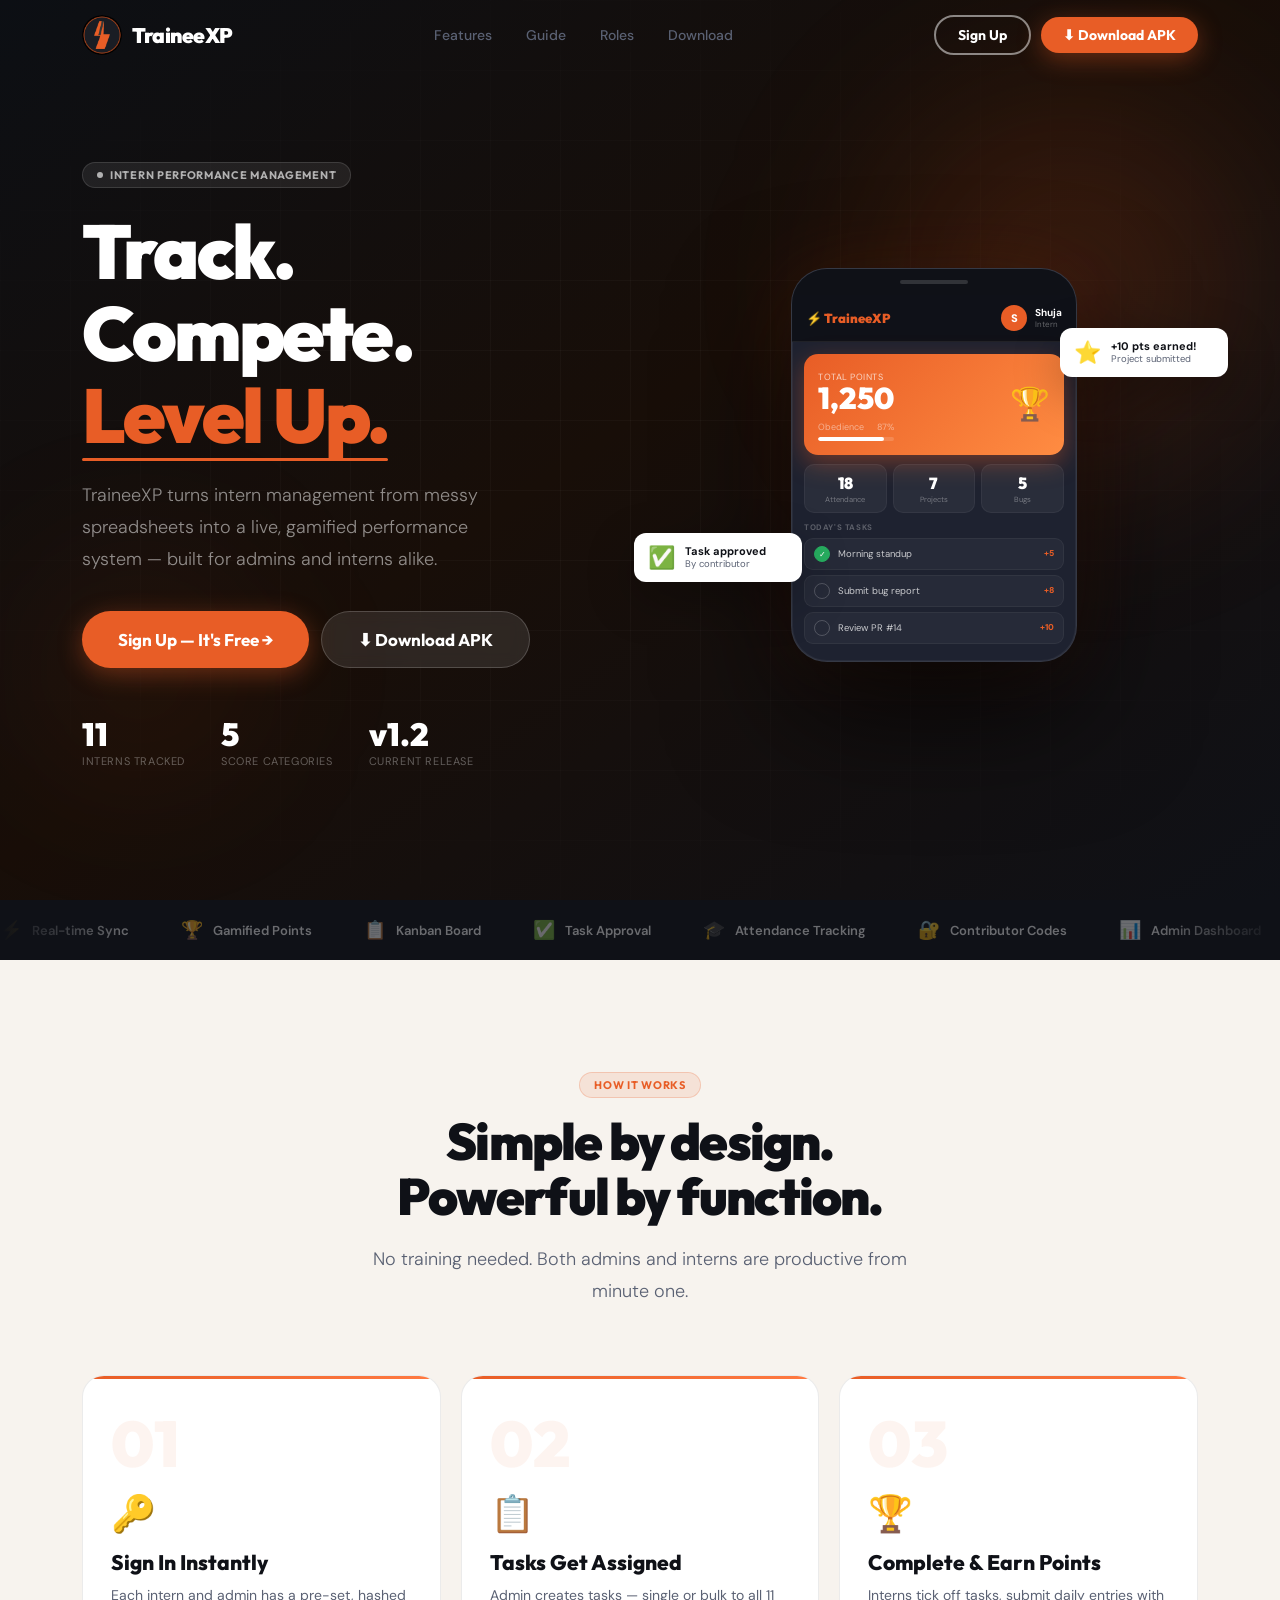
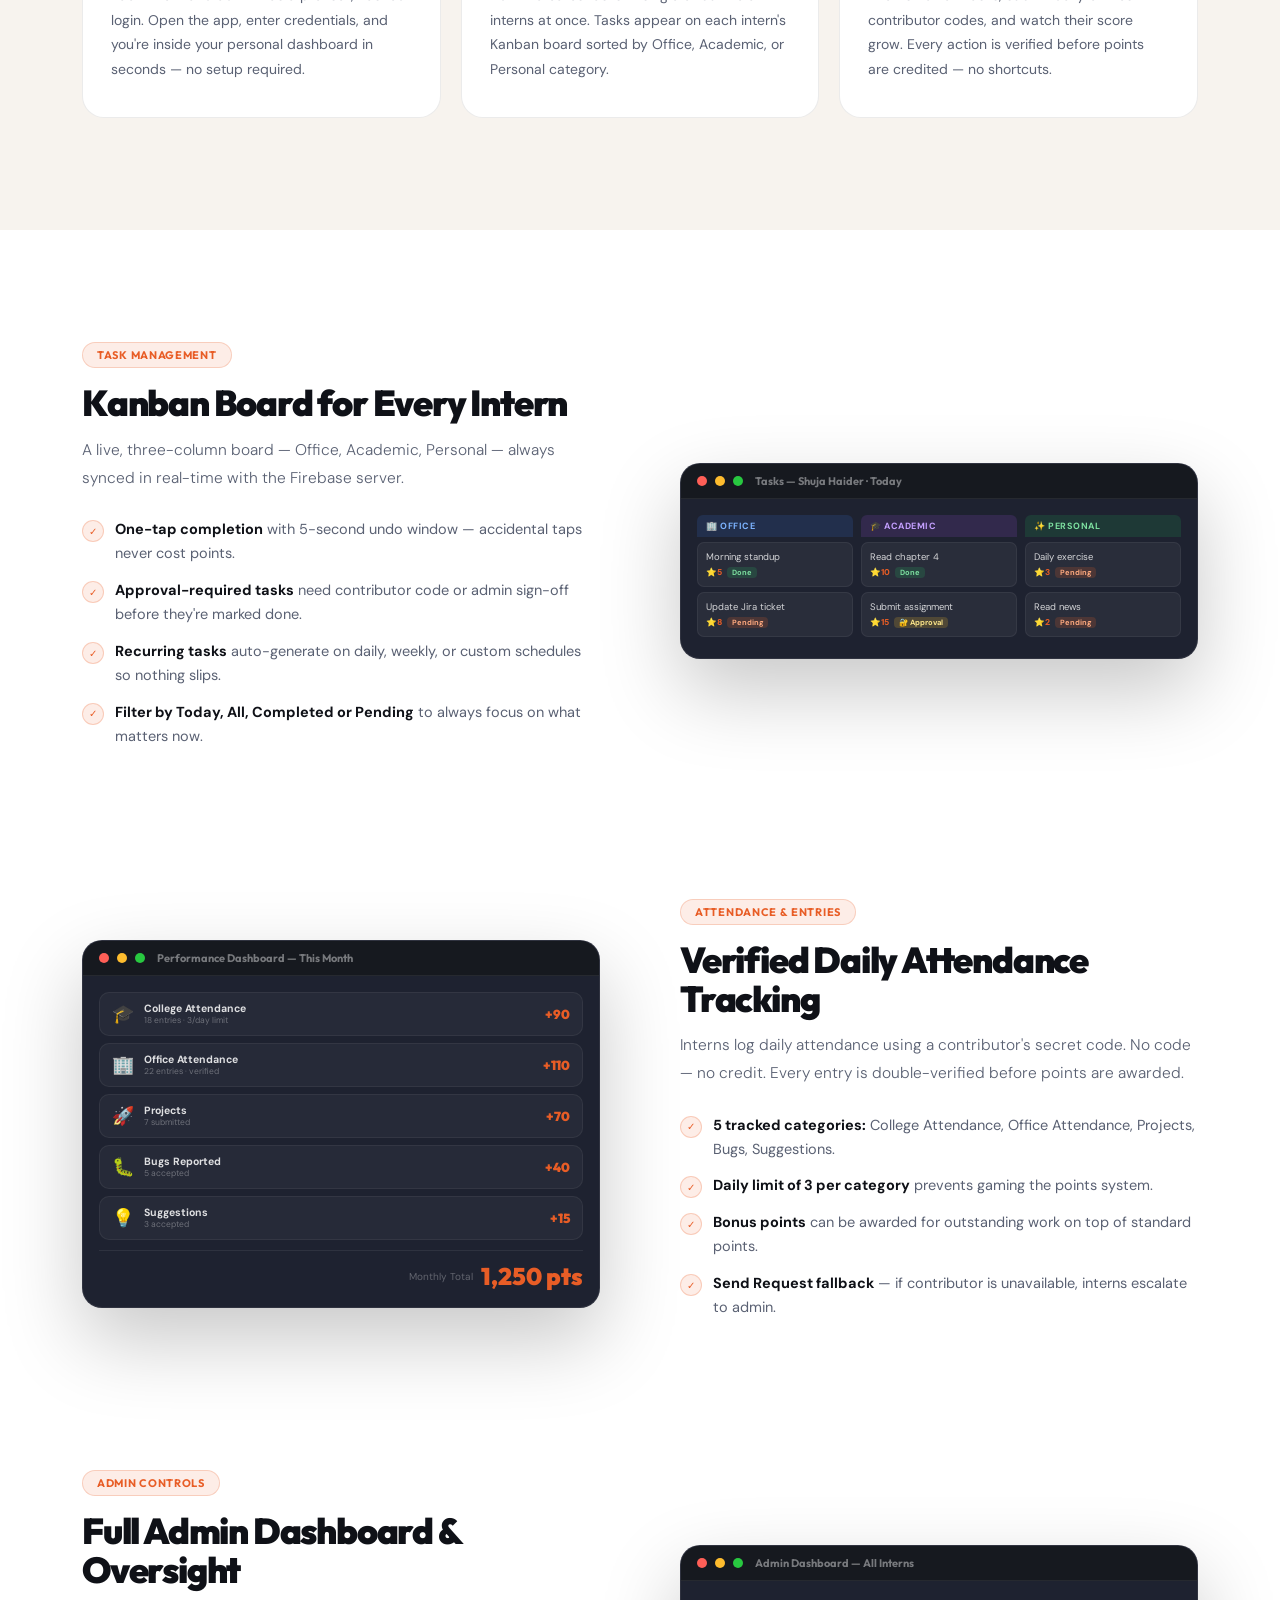
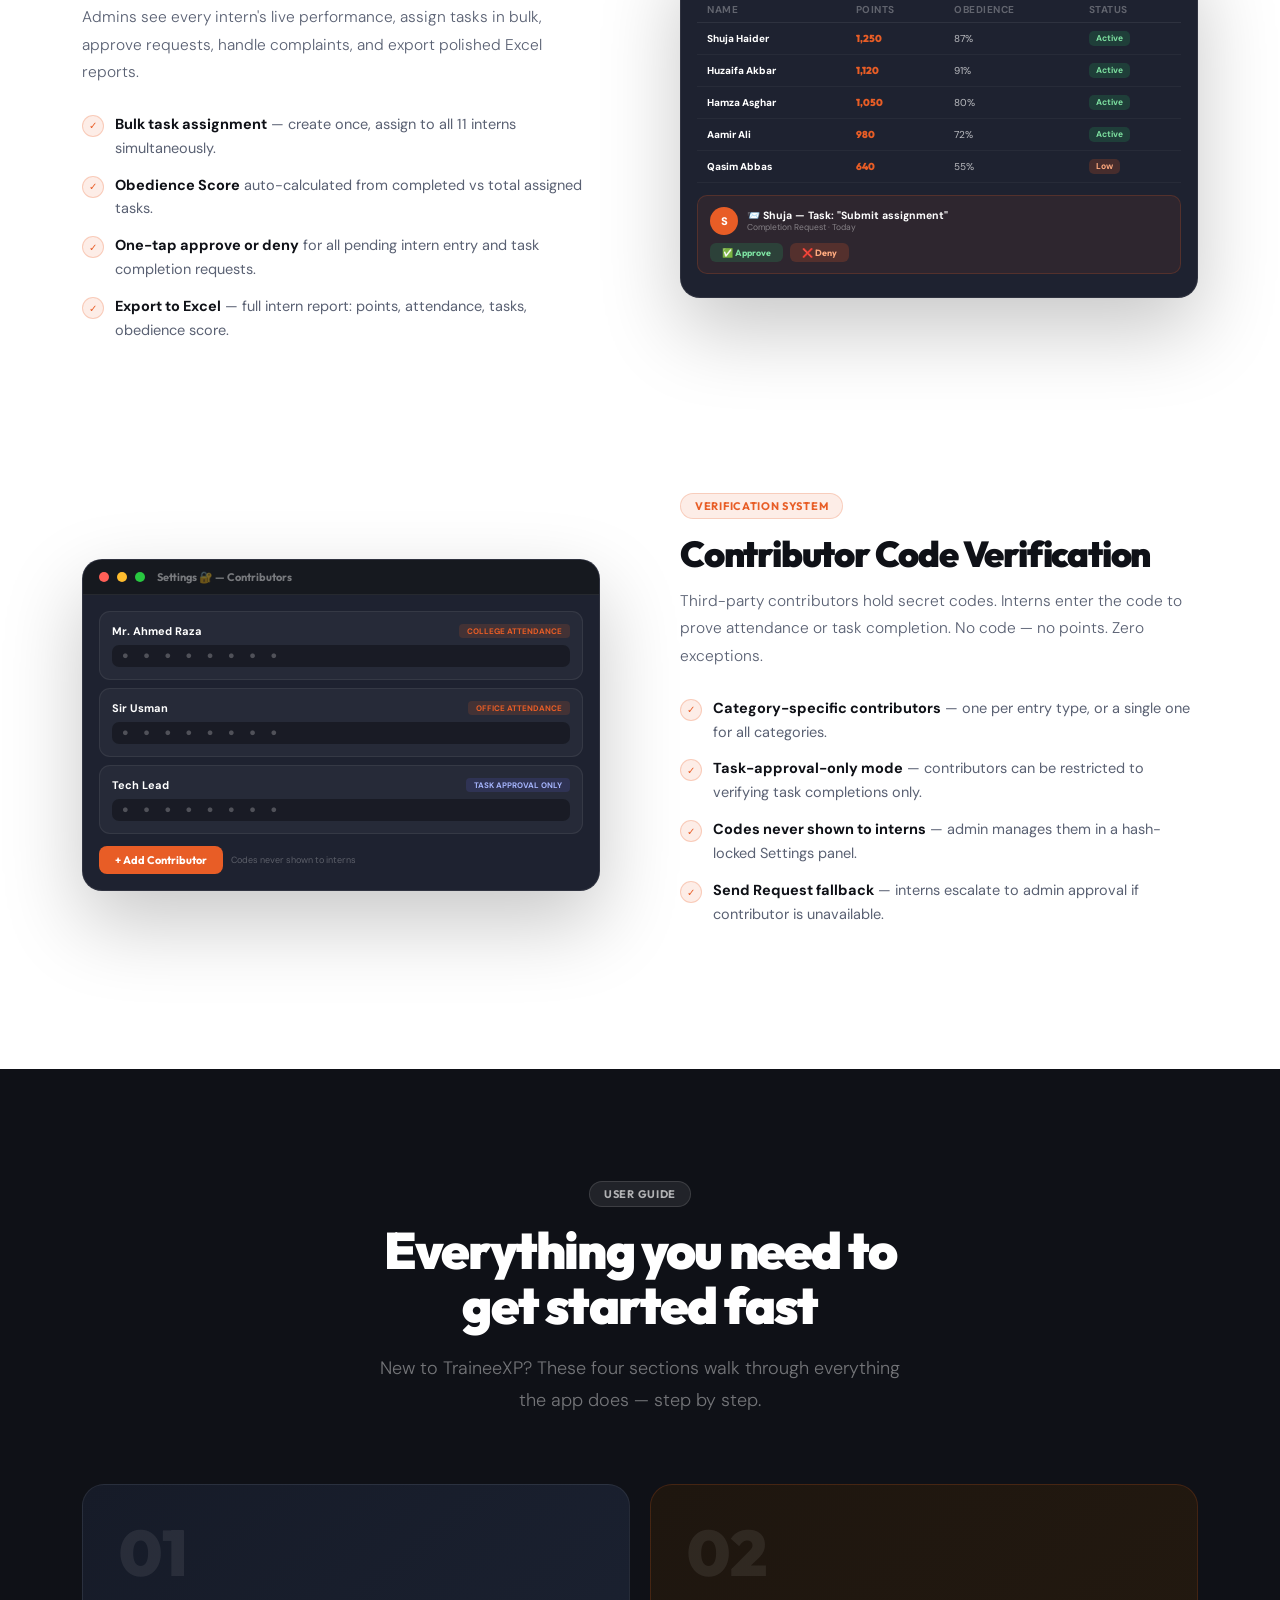
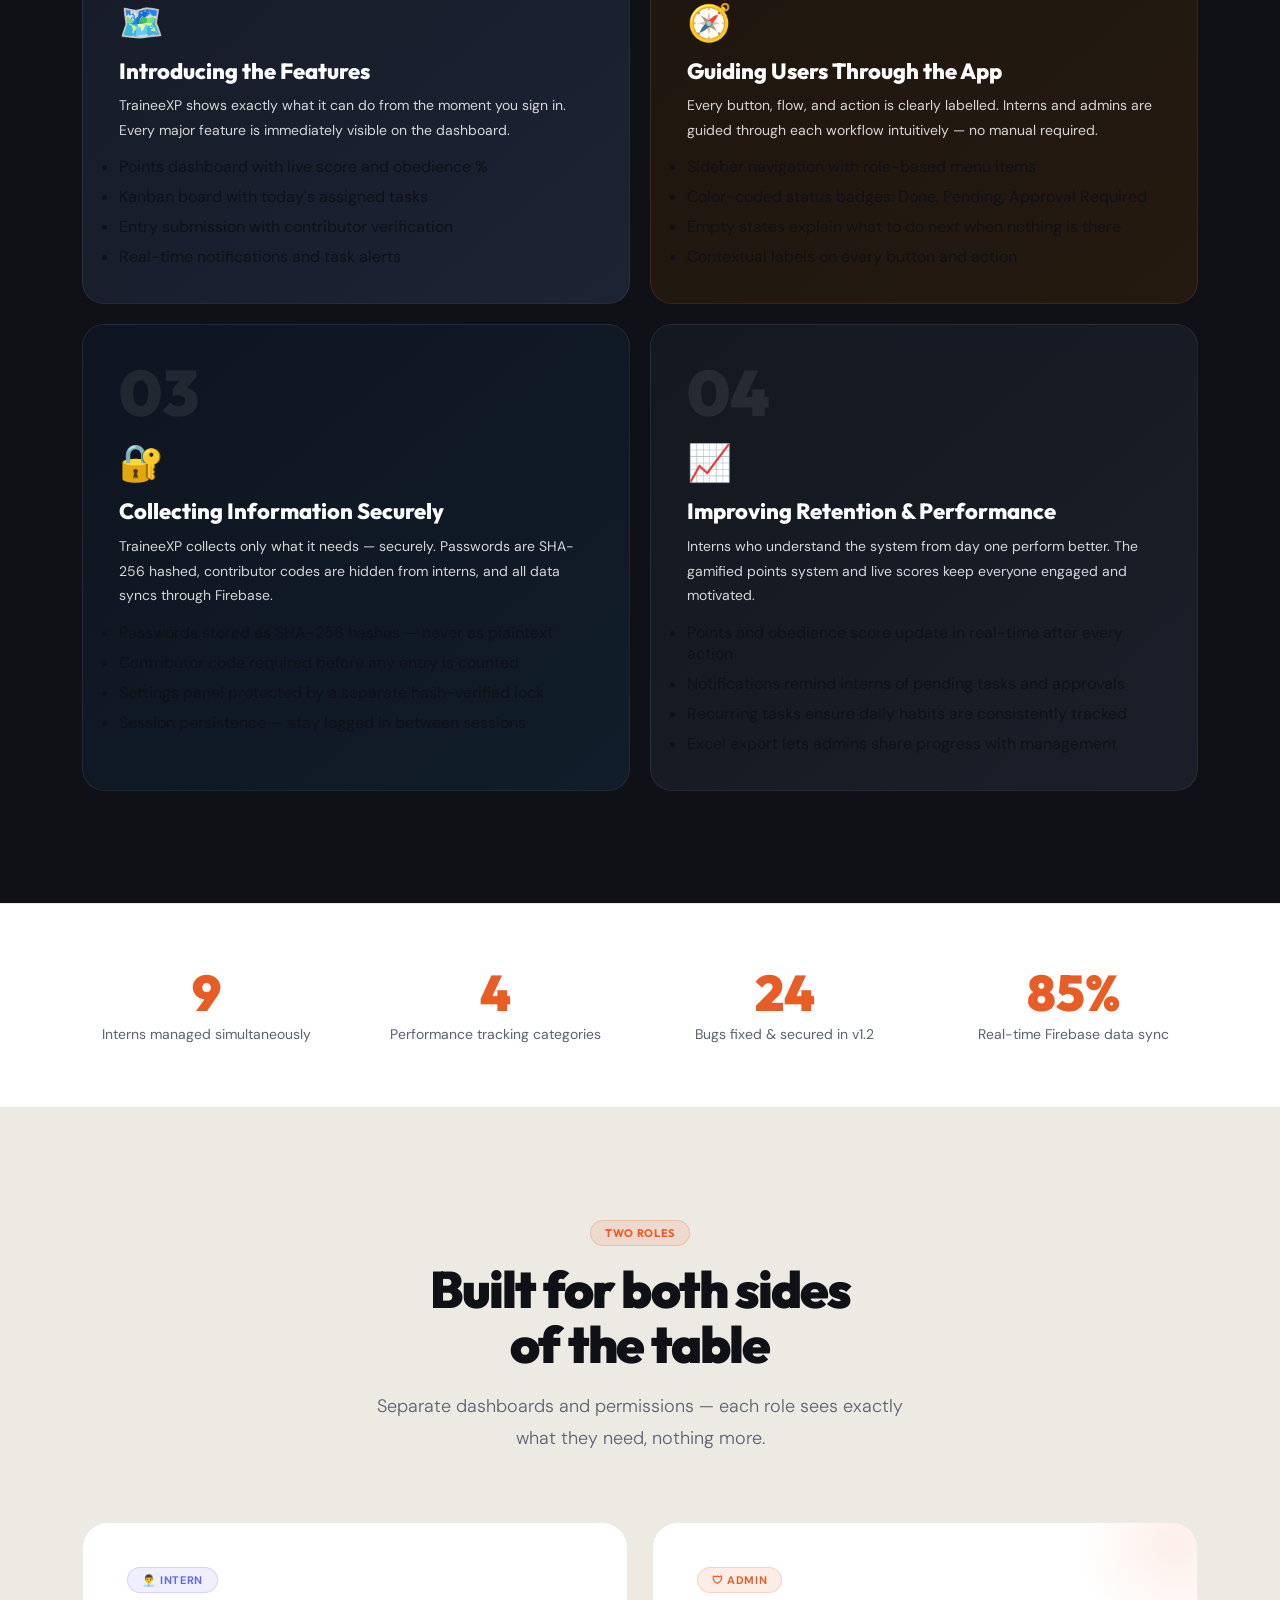
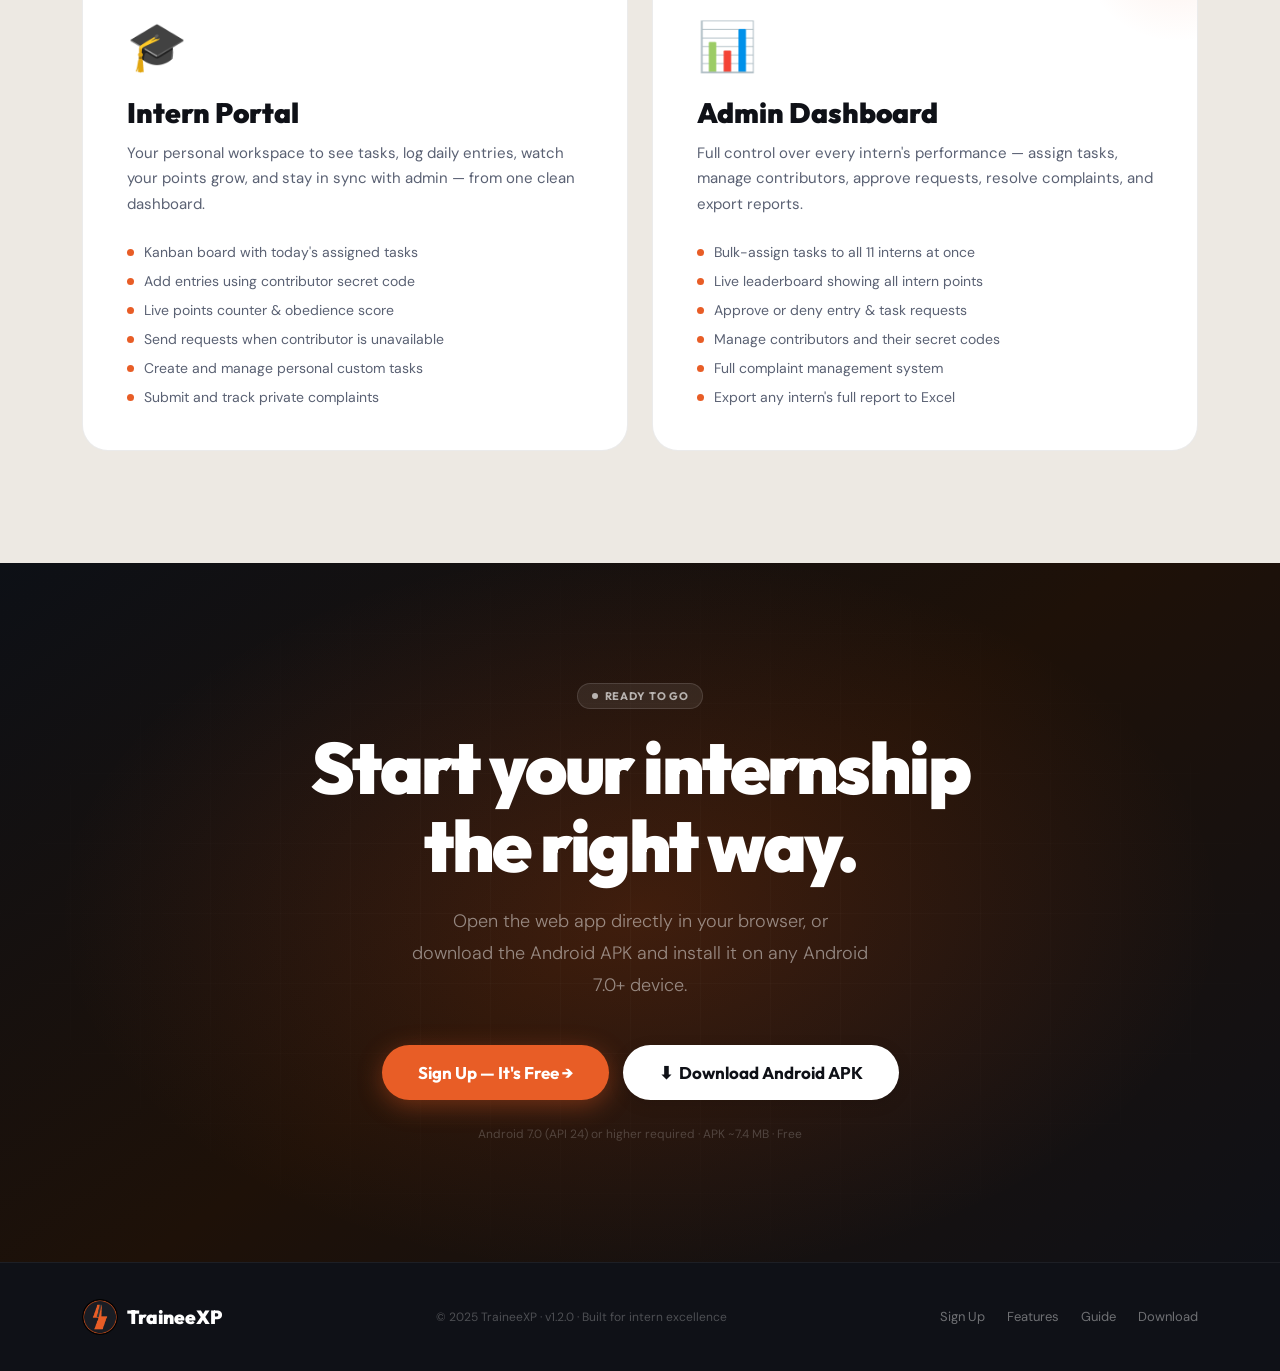
<file: landing.html>
<!DOCTYPE html>
<html lang="en">
<head>
<meta charset="UTF-8">
<meta name="viewport" content="width=device-width, initial-scale=1.0">
<meta name="description" content="TraineeXP — Gamified intern performance management. Track tasks, earn points, manage attendance — all in real-time.">
<title>TraineeXP — Intern Performance Management</title>
<link href="https://fonts.googleapis.com/css2?family=Outfit:wght@300;400;500;600;700;800;900&family=DM+Sans:ital,opsz,wght@0,9..40,300;0,9..40,400;0,9..40,500;0,9..40,600;1,9..40,300&display=swap" rel="stylesheet">
<style>
/* ═══════════════════════════════════════════
   TOKENS
═══════════════════════════════════════════ */
:root{
  --orange:#e85d26;--orange-h:#ff7a42;
  --orange-dim:rgba(232,93,38,.11);
  --dark:#0f1117;--dark2:#16191f;--dark3:#1e2230;--dark4:#252b3b;
  --cream:#f7f3ee;--cream2:#ede9e3;
  --txt:#0f1117;--txt2:#5a6173;--txt3:#9aa0b2;
  --bdr:rgba(0,0,0,.08);--bdr-d:rgba(255,255,255,.07);
  --r:16px;
}
*,*::before,*::after{box-sizing:border-box;margin:0;padding:0;}
html{scroll-behavior:smooth;}
body{font-family:'DM Sans',sans-serif;background:var(--cream);color:var(--txt);overflow-x:hidden;-webkit-font-smoothing:antialiased;}
h1,h2,h3,h4{font-family:'Outfit',sans-serif;line-height:1.08;}
a{text-decoration:none;color:inherit;}
img{display:block;max-width:100%;}
::-webkit-scrollbar{width:4px;}::-webkit-scrollbar-thumb{background:var(--orange);border-radius:99px;}

/* ═══════════════════════════════════════════
   UTILS
═══════════════════════════════════════════ */
.w{max-width:1180px;margin:0 auto;padding:0 32px;}
.tc{text-align:center;}.tc .sp{margin:0 auto;}

.btn{display:inline-flex;align-items:center;gap:8px;padding:13px 26px;border-radius:99px;font-family:'Outfit',sans-serif;font-size:15px;font-weight:700;transition:all .22s;white-space:nowrap;border:none;cursor:pointer;}
.btn-lg{padding:17px 36px;font-size:17px;}
.btn-o{background:var(--orange);color:#fff;box-shadow:0 6px 24px rgba(232,93,38,.38);}
.btn-o:hover{background:var(--orange-h);box-shadow:0 8px 32px rgba(232,93,38,.55);transform:translateY(-2px);}
.btn-w{background:#fff;color:var(--dark);box-shadow:0 4px 16px rgba(0,0,0,.12);}
.btn-w:hover{box-shadow:0 8px 28px rgba(0,0,0,.2);transform:translateY(-2px);}
.btn-ghost{background:rgba(255,255,255,.1);color:#fff;border:1.5px solid rgba(255,255,255,.18);backdrop-filter:blur(8px);}
.btn-ghost:hover{background:rgba(255,255,255,.18);transform:translateY(-1px);}
.btn-od{background:transparent;color:#fff;border:2px solid rgba(255,255,255,.5);font-weight:700;}
.btn-od:hover{border-color:var(--orange);color:var(--orange);background:rgba(232,93,38,.08);}
#nav.solid .btn-od{color:var(--txt);border-color:var(--orange);}
#nav.solid .btn-od:hover{background:var(--orange);color:#fff;}

.pill{display:inline-flex;align-items:center;gap:7px;padding:5px 14px;border-radius:99px;font-family:'Outfit',sans-serif;font-size:11px;font-weight:700;text-transform:uppercase;letter-spacing:.7px;}
.pill-o{background:var(--orange-dim);color:var(--orange);border:1px solid rgba(232,93,38,.22);}
.pill-d{background:rgba(255,255,255,.08);color:rgba(255,255,255,.65);border:1px solid rgba(255,255,255,.12);}
.pdot{width:6px;height:6px;border-radius:50%;background:currentColor;animation:pdotP 2s ease-in-out infinite;}
@keyframes pdotP{0%,100%{transform:scale(1);opacity:1;}50%{transform:scale(1.7);opacity:.5;}}

/* ═══════════════════════════════════════════
   NAV
═══════════════════════════════════════════ */
#nav{position:fixed;top:0;left:0;right:0;z-index:1000;transition:background .3s,box-shadow .3s;}
#nav.solid{background:rgba(247,243,238,.92);backdrop-filter:blur(20px);border-bottom:1px solid var(--bdr);box-shadow:0 2px 16px rgba(0,0,0,.06);}
.ni{display:flex;align-items:center;justify-content:space-between;height:70px;}
.nlogo{font-family:'Outfit',sans-serif;font-size:21px;font-weight:900;display:flex;align-items:center;gap:10px;letter-spacing:-.5px;color:#fff;transition:color .3s;}
#nav.solid .nlogo{color:var(--dark);}
.nlogo-ic{width:40px;height:40px;border-radius:50%;overflow:hidden;flex-shrink:0;display:flex;align-items:center;justify-content:center;}
.nlinks{display:flex;align-items:center;gap:34px;list-style:none;font-size:14px;font-weight:500;color:var(--txt2);}
.nlinks a:hover{color:var(--orange);}
.nact{display:flex;align-items:center;gap:10px;}
.nburger{display:none;flex-direction:column;gap:5px;padding:6px;background:none;border:none;cursor:pointer;}
.nburger span{display:block;width:22px;height:2px;background:var(--txt);border-radius:2px;transition:.3s;}

/* ═══════════════════════════════════════════
   MOBILE DRAWER
═══════════════════════════════════════════ */
.drawer{position:fixed;inset:0;z-index:999;background:var(--dark);display:none;flex-direction:column;align-items:center;justify-content:center;gap:32px;}
.drawer.open{display:flex;}
.drawer a{font-family:'Outfit',sans-serif;font-size:28px;font-weight:800;color:rgba(255,255,255,.7);transition:.2s;}
.drawer a:hover{color:var(--orange);}
.dclose{position:absolute;top:24px;right:26px;font-size:26px;color:rgba(255,255,255,.6);background:none;border:none;cursor:pointer;}

/* ═══════════════════════════════════════════
   HERO
═══════════════════════════════════════════ */
.hero{min-height:100vh;background:linear-gradient(145deg,#0c0f14 0%,#180e08 48%,#0f1117 100%);display:flex;align-items:center;padding:110px 0 80px;position:relative;overflow:hidden;}
.hgrid{position:absolute;inset:0;pointer-events:none;background-image:linear-gradient(rgba(255,255,255,.026) 1px,transparent 1px),linear-gradient(90deg,rgba(255,255,255,.026) 1px,transparent 1px);background-size:70px 70px;mask-image:radial-gradient(ellipse 90% 80% at 50% 50%,black 20%,transparent 75%);}
.hglow{position:absolute;border-radius:50%;filter:blur(80px);pointer-events:none;}
.hg1{width:580px;height:480px;right:-80px;top:5%;background:radial-gradient(circle,rgba(232,93,38,.23) 0%,transparent 70%);animation:gf 9s ease-in-out infinite;}
.hg2{width:320px;height:320px;left:-20px;bottom:8%;background:radial-gradient(circle,rgba(232,93,38,.1) 0%,transparent 70%);animation:gf 13s ease-in-out infinite reverse;}
@keyframes gf{0%,100%{transform:translateY(0);}50%{transform:translateY(-26px);}}
.hero-in{display:grid;grid-template-columns:1fr 1fr;gap:60px;align-items:center;position:relative;z-index:1;}
.htxt{color:#fff;}
.hey{margin-bottom:22px;}
.hh1{font-size:clamp(44px,6vw,76px);font-weight:900;letter-spacing:-2.5px;margin-bottom:22px;color:#fff;}
.hh1 em{font-style:normal;color:var(--orange);position:relative;display:inline-block;}
.hh1 em::after{content:'';position:absolute;left:0;bottom:-4px;right:0;height:3px;background:var(--orange);border-radius:2px;transform:scaleX(0);transform-origin:left;animation:lr .9s .7s cubic-bezier(.34,1.56,.64,1) forwards;}
@keyframes lr{to{transform:scaleX(1);}}
.hsub{font-size:18px;color:rgba(255,255,255,.52);max-width:420px;margin-bottom:36px;line-height:1.78;font-weight:300;}
.hbtns{display:flex;gap:12px;flex-wrap:wrap;margin-bottom:50px;}
.hstats{display:flex;gap:36px;flex-wrap:wrap;}
.hsn{font-family:'Outfit',sans-serif;font-size:32px;font-weight:900;color:#fff;line-height:1;}
.hsl{font-size:11px;color:rgba(255,255,255,.33);text-transform:uppercase;letter-spacing:.6px;margin-top:4px;}

/* Phone frame */
.hvis{position:relative;display:flex;justify-content:center;align-items:center;}
.phone-wrap{position:relative;z-index:2;animation:pr .9s .15s cubic-bezier(.34,1.56,.64,1) both;}
@keyframes pr{from{opacity:0;transform:scale(.82) translateY(40px);}to{opacity:1;transform:scale(1) translateY(0);}}
.phone{width:286px;background:var(--dark3);border-radius:36px;border:1.5px solid rgba(255,255,255,.1);overflow:hidden;box-shadow:0 0 0 1px rgba(255,255,255,.05) inset,0 50px 120px rgba(0,0,0,.7),0 0 80px rgba(232,93,38,.13);}
.pnotch{height:26px;background:var(--dark);display:flex;align-items:center;justify-content:center;}
.pnbar{width:68px;height:4px;border-radius:4px;background:rgba(255,255,255,.14);}
.ptbar{background:rgba(15,17,23,.96);padding:10px 14px;display:flex;align-items:center;justify-content:space-between;border-bottom:1px solid var(--bdr-d);}
.ptlogo{font-family:'Outfit',sans-serif;font-size:13px;font-weight:900;color:var(--orange);}
.ptav{width:26px;height:26px;border-radius:50%;background:var(--orange);display:flex;align-items:center;justify-content:center;font-size:11px;font-weight:900;color:#fff;}
.ptnm{font-size:10px;font-weight:700;color:#fff;}.ptrl{font-size:8px;color:rgba(255,255,255,.36);}
.pbody{padding:12px;}
.ptscard{border-radius:14px;padding:14px;margin-bottom:9px;background:linear-gradient(135deg,#e85d26,#ff8c42);display:flex;justify-content:space-between;align-items:center;box-shadow:0 8px 24px rgba(232,93,38,.4);}
.ptsn{font-family:'Outfit',sans-serif;font-size:30px;font-weight:900;color:#fff;line-height:1;}
.ptsl{font-size:9px;color:rgba(255,255,255,.72);text-transform:uppercase;letter-spacing:.5px;margin-top:3px;}
.ptsico{font-size:32px;}
.obw{margin-top:8px;}
.oblbl{display:flex;justify-content:space-between;font-size:9px;color:rgba(255,255,255,.48);margin-bottom:4px;}
.obtrack{height:4px;background:rgba(255,255,255,.15);border-radius:99px;overflow:hidden;}
.obfill{height:100%;background:#fff;border-radius:99px;width:87%;}
.mstats{display:grid;grid-template-columns:1fr 1fr 1fr;gap:6px;margin-bottom:9px;}
.mst{background:rgba(255,255,255,.05);border-radius:10px;padding:8px 4px;text-align:center;border:1px solid rgba(255,255,255,.05);}
.msn{font-family:'Outfit',sans-serif;font-size:16px;font-weight:900;color:#fff;}
.msl{font-size:7.5px;color:rgba(255,255,255,.36);margin-top:2px;}
.tlbl{font-size:8px;font-weight:700;color:rgba(255,255,255,.28);text-transform:uppercase;letter-spacing:.6px;margin-bottom:6px;}
.trow{display:flex;align-items:center;gap:8px;background:rgba(255,255,255,.04);border-radius:9px;padding:7px 9px;margin-bottom:5px;border:1px solid rgba(255,255,255,.05);}
.tcirc{width:16px;height:16px;border-radius:50%;flex-shrink:0;border:1.5px solid rgba(255,255,255,.2);}
.tcirc.done{background:#27ae60;border-color:#27ae60;display:flex;align-items:center;justify-content:center;font-size:8px;color:#fff;}
.ttitle{font-size:9.5px;color:rgba(255,255,255,.75);flex:1;}
.tpts{font-size:8.5px;color:var(--orange);font-weight:800;}
.fcard{position:absolute;background:#fff;border-radius:12px;padding:10px 14px;box-shadow:0 16px 48px rgba(0,0,0,.28);display:flex;align-items:center;gap:10px;z-index:3;min-width:168px;animation:cf 4s ease-in-out infinite;}
.fc2{animation-delay:2.1s;animation-direction:reverse;}
.fcl{right:-30px;top:60px;}.fcr{left:-36px;bottom:80px;}
@keyframes cf{0%,100%{transform:translateY(0);}50%{transform:translateY(-10px);}}
.fcico{font-size:22px;}.fct{font-size:11px;font-weight:700;color:var(--txt);}.fcs{font-size:9.5px;color:var(--txt2);}

/* ═══════════════════════════════════════════
   MARQUEE
═══════════════════════════════════════════ */
.mq{background:var(--dark);padding:18px 0;overflow:hidden;position:relative;}
.mq::before,.mq::after{content:'';position:absolute;top:0;bottom:0;width:130px;z-index:2;}
.mq::before{left:0;background:linear-gradient(90deg,var(--dark),transparent);}
.mq::after{right:0;background:linear-gradient(-90deg,var(--dark),transparent);}
.mqt{display:flex;gap:52px;align-items:center;animation:mqs 24s linear infinite;width:max-content;}
.mqt:hover{animation-play-state:paused;}
@keyframes mqs{from{transform:translateX(0);}to{transform:translateX(-50%);}}
.mqi{display:flex;align-items:center;gap:10px;color:rgba(255,255,255,.38);font-size:13px;font-weight:600;white-space:nowrap;}
.mqi span:first-child{font-size:18px;}

/* ═══════════════════════════════════════════
   SECTIONS
═══════════════════════════════════════════ */
section{padding:112px 0;}
.sey{margin-bottom:16px;}
.sh{font-size:clamp(34px,4vw,56px);font-weight:900;letter-spacing:-1.8px;margin-bottom:18px;}
.sp{font-size:18px;color:var(--txt2);max-width:540px;line-height:1.78;font-weight:300;}

.rv{opacity:0;transform:translateY(36px);transition:opacity .75s,transform .75s;}
.rv.in{opacity:1;transform:translateY(0);}
.d1{transition-delay:.1s;}.d2{transition-delay:.2s;}.d3{transition-delay:.3s;}.d4{transition-delay:.4s;}

/* HOW */
.steps{display:grid;grid-template-columns:repeat(3,1fr);gap:20px;margin-top:68px;}
.scard{background:#fff;border-radius:22px;padding:36px 28px;border:1px solid var(--bdr);position:relative;overflow:hidden;transition:transform .25s,box-shadow .25s;}
.scard:hover{transform:translateY(-5px);box-shadow:0 24px 64px rgba(0,0,0,.14);}
.scard::after{content:'';position:absolute;top:0;left:0;right:0;height:3px;background:linear-gradient(90deg,var(--orange),var(--orange-h));}
.snum{font-family:'Outfit',sans-serif;font-size:64px;font-weight:900;color:rgba(232,93,38,.07);line-height:1;margin-bottom:14px;}
.sico{font-size:36px;margin-bottom:14px;}
.sh3{font-size:21px;font-weight:800;margin-bottom:10px;}
.sp3{font-size:14px;color:var(--txt2);line-height:1.75;}

/* FEATURES */
.features{background:#fff;}
.frow{display:grid;grid-template-columns:1fr 1fr;gap:80px;align-items:center;margin-bottom:120px;}
.frow:last-child{margin-bottom:0;}
.frow.rev{direction:rtl;}
.frow.rev>*{direction:ltr;}
.ftxt .sh{font-size:36px;letter-spacing:-1.2px;margin-bottom:14px;}
.ftxt .sp{font-size:15.5px;max-width:100%;margin-bottom:26px;}
.fcks{display:flex;flex-direction:column;gap:13px;margin-bottom:30px;}
.fck-r{display:flex;align-items:flex-start;gap:11px;}
.fck-ic{width:22px;height:22px;border-radius:50%;flex-shrink:0;background:var(--orange-dim);border:1.5px solid rgba(232,93,38,.24);display:flex;align-items:center;justify-content:center;color:var(--orange);font-size:10px;margin-top:2px;}
.fck-tx{font-size:14.5px;color:var(--txt2);line-height:1.65;}
.fck-tx strong{color:var(--txt);}

/* Mock panels */
.mock{background:var(--dark3);border-radius:20px;overflow:hidden;border:1px solid rgba(255,255,255,.08);box-shadow:0 32px 80px rgba(0,0,0,.22);}
.mbar{background:var(--dark2);padding:10px 16px;display:flex;align-items:center;gap:8px;border-bottom:1px solid var(--bdr-d);}
.mdot{width:10px;height:10px;border-radius:50%;}
.mtitle{font-family:'Outfit',sans-serif;font-size:11px;font-weight:700;color:rgba(255,255,255,.42);margin-left:4px;}
.mbody{padding:16px;}

/* Kanban mock */
.kbg{display:grid;grid-template-columns:1fr 1fr 1fr;gap:8px;}
.kch{font-size:9px;font-weight:700;text-transform:uppercase;letter-spacing:.5px;padding:5px 9px;border-radius:6px 6px 0 0;margin-bottom:5px;}
.kc-off{background:rgba(59,130,246,.14);color:#7db4ff;}
.kc-aca{background:rgba(168,85,247,.14);color:#c4a0ff;}
.kc-per{background:rgba(34,197,94,.14);color:#7de0a0;}
.kc{background:rgba(255,255,255,.05);border-radius:7px;padding:8px;margin-bottom:5px;border:1px solid rgba(255,255,255,.06);}
.kct{font-size:9.5px;color:rgba(255,255,255,.8);margin-bottom:4px;}
.kcm{display:flex;gap:5px;align-items:center;flex-wrap:wrap;}
.kpts{font-size:8.5px;color:var(--orange);font-weight:800;}
.kbd{background:rgba(39,174,96,.2);color:#7de0a0;font-size:7.5px;padding:1px 5px;border-radius:4px;font-weight:700;}
.kpd{background:rgba(232,93,38,.18);color:#ffaa7f;font-size:7.5px;padding:1px 5px;border-radius:4px;font-weight:700;}
.kap{background:rgba(251,191,36,.18);color:#fde68a;font-size:7.5px;padding:1px 5px;border-radius:4px;font-weight:700;}

/* Entry mock */
.er{display:flex;align-items:center;justify-content:space-between;background:rgba(255,255,255,.04);border-radius:10px;padding:9px 12px;margin-bottom:7px;border:1px solid rgba(255,255,255,.06);}
.erl{display:flex;align-items:center;gap:10px;}
.eric{font-size:18px;}
.ernm{font-size:10.5px;font-weight:700;color:rgba(255,255,255,.85);}
.erct{font-size:8.5px;color:rgba(255,255,255,.33);}
.erpts{font-family:'Outfit',sans-serif;font-size:13px;font-weight:900;color:var(--orange);}

/* Admin table */
.at{width:100%;border-collapse:collapse;font-size:10px;}
.at th{color:rgba(255,255,255,.3);font-weight:700;text-transform:uppercase;letter-spacing:.5px;padding:6px 10px;text-align:left;border-bottom:1px solid rgba(255,255,255,.07);}
.at td{padding:8px 10px;color:rgba(255,255,255,.7);border-bottom:1px solid rgba(255,255,255,.04);}
.at tr:hover td{background:rgba(255,255,255,.03);}
.atn{font-weight:800;color:#fff !important;}
.atp{font-family:'Outfit',sans-serif;color:var(--orange)!important;font-weight:900;}
.atb{display:inline-block;padding:2px 7px;border-radius:5px;font-size:8.5px;font-weight:700;}
.atbg{background:rgba(39,174,96,.2);color:#7de0a0;}.atbr{background:rgba(232,93,38,.2);color:#ffaa7f;}
.reqcard{background:rgba(232,93,38,.08);border-radius:10px;padding:11px 12px;margin-bottom:7px;border:1px solid rgba(232,93,38,.2);}
.reqtop{display:flex;align-items:center;gap:9px;margin-bottom:8px;}
.reqav{width:28px;height:28px;border-radius:50%;background:var(--orange);display:flex;align-items:center;justify-content:center;font-size:11px;font-weight:900;color:#fff;flex-shrink:0;}
.reqnm{font-size:10.5px;font-weight:700;color:#fff;}.reqtp{font-size:8.5px;color:rgba(255,255,255,.42);}
.reqbtns{display:flex;gap:7px;}
.rb{padding:4px 12px;border-radius:6px;font-size:9px;font-weight:700;border:none;cursor:pointer;font-family:'Outfit',sans-serif;}
.rba{background:rgba(39,174,96,.2);color:#7de0a0;}.rbd{background:rgba(232,93,38,.2);color:#ffaa7f;}

/* Contrib mock */
.cc{background:rgba(255,255,255,.04);border-radius:11px;padding:12px;margin-bottom:8px;border:1px solid rgba(255,255,255,.07);}
.cct{display:flex;justify-content:space-between;align-items:center;margin-bottom:7px;}
.ccnm{font-size:11px;font-weight:700;color:#fff;}
.ccat{font-size:8px;padding:2px 8px;border-radius:4px;font-weight:700;text-transform:uppercase;}
.cco{background:rgba(232,93,38,.15);color:var(--orange);}.ccb{background:rgba(99,102,241,.15);color:#a5b4fc;}
.cccode{font-family:'Courier New',monospace;font-size:11px;color:rgba(255,255,255,.24);background:rgba(0,0,0,.35);padding:5px 10px;border-radius:7px;letter-spacing:4px;}

/* ONBOARDING */
.onboard{background:var(--dark);padding:112px 0;}
.obgrid{display:grid;grid-template-columns:1fr 1fr;gap:20px;margin-top:68px;}
.obcard{border-radius:22px;padding:36px;border:1px solid var(--bdr-d);position:relative;overflow:hidden;transition:transform .25s,box-shadow .25s;}
.obcard:hover{transform:translateY(-4px);box-shadow:0 24px 64px rgba(0,0,0,.3);}
.oba{background:linear-gradient(140deg,#161b28,#1c2333);}
.obb{background:linear-gradient(140deg,#1e160f,#241a10);border-color:rgba(232,93,38,.18);}
.obc{background:linear-gradient(140deg,#0e1520,#111d2a);}
.obd{background:linear-gradient(140deg,#14181f,#1a1f29);}
.obnum{font-family:'Outfit',sans-serif;font-size:64px;font-weight:900;color:rgba(255,255,255,.08);line-height:1;margin-bottom:14px;}
.obico{font-size:36px;margin-bottom:14px;}
.obh{font-family:'Outfit',sans-serif;font-size:22px;font-weight:800;color:#fff;margin-bottom:10px;}
.obp{font-size:14px;color:rgba(255,255,255,.82);line-height:1.75;}
.obul{margin-top:14px;display:flex;flex-direction:column;gap:9px;}
.obli{display:flex;align-items:flex-start;gap:9px;font-size:13px;color:rgba(255,255,255,.78);}
.obli::before{content:'→';color:var(--orange);font-weight:700;flex-shrink:0;font-size:12px;margin-top:1px;}

/* ROLES */
.roles{background:var(--cream2);padding:112px 0;}
.rgrid{display:grid;grid-template-columns:1fr 1fr;gap:24px;margin-top:68px;}
.rcard{background:#fff;border-radius:26px;padding:44px;border:1px solid var(--bdr);position:relative;overflow:hidden;transition:transform .25s,box-shadow .25s;}
.rcard:hover{transform:translateY(-5px);box-shadow:0 32px 80px rgba(0,0,0,.13);}
.rcard.adm::before{content:'';position:absolute;top:-80px;right:-80px;width:200px;height:200px;border-radius:50%;background:radial-gradient(circle,rgba(232,93,38,.1),transparent 70%);}
.rpill{display:inline-flex;align-items:center;gap:7px;padding:5px 14px;border-radius:99px;font-size:11px;font-weight:700;text-transform:uppercase;letter-spacing:.6px;margin-bottom:22px;}
.rpi{background:rgba(99,102,241,.1);color:#6366f1;border:1px solid rgba(99,102,241,.2);}
.rpa{background:var(--orange-dim);color:var(--orange);border:1px solid rgba(232,93,38,.2);}
.rico{font-size:48px;margin-bottom:20px;}
.rh{font-size:28px;font-weight:900;margin-bottom:12px;}
.rp{font-size:15px;color:var(--txt2);margin-bottom:26px;line-height:1.7;}
.rperks{display:flex;flex-direction:column;gap:11px;}
.rperk{display:flex;align-items:center;gap:10px;font-size:14px;color:var(--txt2);}
.rpdot{width:7px;height:7px;border-radius:50%;background:var(--orange);flex-shrink:0;}

/* STATS */
.statsbar{background:#fff;border-top:1px solid var(--bdr);border-bottom:1px solid var(--bdr);padding:64px 0;}
.sgrid{display:grid;grid-template-columns:repeat(4,1fr);gap:40px;text-align:center;}
.stn{font-family:'Outfit',sans-serif;font-size:50px;font-weight:900;color:var(--orange);line-height:1;}
.stl{font-size:14px;color:var(--txt2);margin-top:7px;}

/* CTA / DOWNLOAD */
.cta{background:linear-gradient(145deg,#0d1016 0%,#1e1108 50%,#0f1117 100%);padding:120px 0;position:relative;overflow:hidden;}
.cta::before{content:'';position:absolute;inset:0;background:radial-gradient(ellipse 70% 80% at 50% 50%,rgba(232,93,38,.17) 0%,transparent 65%);}
.cta::after{content:'';position:absolute;inset:0;background-image:linear-gradient(rgba(255,255,255,.024) 1px,transparent 1px),linear-gradient(90deg,rgba(255,255,255,.024) 1px,transparent 1px);background-size:70px 70px;mask-image:radial-gradient(ellipse 80% 80% at 50% 50%,black,transparent 80%);}
.ctain{position:relative;z-index:1;color:#fff;text-align:center;}
.ctah{font-size:clamp(40px,6vw,72px);font-weight:900;letter-spacing:-2.5px;margin-bottom:20px;color:#fff;}
.ctap{font-size:18px;color:rgba(255,255,255,.48);max-width:460px;margin:0 auto 44px;line-height:1.78;font-weight:300;}
.ctabtns{display:flex;justify-content:center;gap:14px;flex-wrap:wrap;}
.ctanote{margin-top:26px;font-size:12px;color:rgba(255,255,255,.2);}
.btn-dl{position:relative;overflow:hidden;}
.btn-dl::after{content:'';position:absolute;top:0;left:-100%;width:100%;height:100%;background:linear-gradient(90deg,transparent,rgba(255,255,255,.14),transparent);animation:sh 2.5s ease-in-out infinite;}
@keyframes sh{0%{left:-100%;}100%{left:200%;}}

/* FOOTER */
footer{background:var(--dark);border-top:1px solid rgba(255,255,255,.06);padding:36px 0;}
.fin{display:flex;align-items:center;justify-content:space-between;flex-wrap:wrap;gap:16px;}
.flogo{font-family:'Outfit',sans-serif;font-size:19px;font-weight:900;color:#fff;display:flex;align-items:center;gap:9px;}
.flic{width:36px;height:36px;border-radius:50%;overflow:hidden;flex-shrink:0;}
.fcopy{font-size:12px;color:rgba(255,255,255,.26);}
.flinks{display:flex;gap:22px;list-style:none;font-size:13px;color:rgba(255,255,255,.4);}
.flinks a:hover{color:var(--orange);}

/* ═══════════════════════════════════════════
   RESPONSIVE
═══════════════════════════════════════════ */
@media(max-width:960px){
  .hero-in,.frow,.obgrid,.rgrid{grid-template-columns:1fr;gap:44px;}
  .hvis{display:none;}
  .frow.rev{direction:ltr;}
  .steps{grid-template-columns:1fr;}
  .nlinks{display:none;}.nact .btn-od{display:none;}
  .nburger{display:flex;}
  .sgrid{grid-template-columns:1fr 1fr;}
}
@media(max-width:600px){
  section{padding:72px 0;}.w{padding:0 20px;}
  .hbtns,.ctabtns{flex-direction:column;align-items:flex-start;}
  .ctabtns{align-items:center;}
  .hstats{gap:22px;}.sgrid{gap:28px;}.stn{font-size:36px;}
  .fin{flex-direction:column;text-align:center;}.flinks{justify-content:center;}
}
</style>
</head>
<body>

<!-- MOBILE DRAWER -->
<div class="drawer" id="drawer">
  <button class="dclose" onclick="closeDrawer()">✕</button>
  <a href="#features"  onclick="closeDrawer()">Features</a>
  <a href="#onboard"   onclick="closeDrawer()">Guide</a>
  <a href="#roles"     onclick="closeDrawer()">Roles</a>
  <a href="#download"  onclick="closeDrawer()" style="color:var(--orange);">Download</a>
  <a href="index.html" onclick="closeDrawer()" class="btn btn-o" style="margin-top:8px;">Sign Up →</a>
</div>

<!-- NAV -->
<nav id="nav">
  <div class="w">
    <div class="ni">
      <a href="landing.html" class="nlogo">
        <div class="nlogo-ic"><img src="[data-uri]" alt="TraineeXP" style="width:40px;height:40px;border-radius:50%;object-fit:cover;"></div>
        TraineeXP
      </a>
      <ul class="nlinks">
        <li><a href="#features">Features</a></li>
        <li><a href="#onboard">Guide</a></li>
        <li><a href="#roles">Roles</a></li>
        <li><a href="#download">Download</a></li>
      </ul>
      <div class="nact">
        <a href="index.html" class="btn btn-od" style="padding:9px 22px;font-size:14px;">Sign Up</a>
        <a href="#download" class="btn btn-o" style="padding:9px 22px;font-size:14px;" id="navDl">⬇ Download APK</a>
      </div>
      <button class="nburger" onclick="openDrawer()" aria-label="Menu">
        <span></span><span></span><span></span>
      </button>
    </div>
  </div>
</nav>

<!-- ════════════════ HERO ════════════════ -->
<section class="hero" id="top">
  <div class="hgrid"></div>
  <div class="hglow hg1"></div>
  <div class="hglow hg2"></div>
  <div class="w" style="width:100%;">
    <div class="hero-in">

      <!-- Text -->
      <div class="htxt">
        <div class="hey">
          <span class="pill pill-d"><span class="pdot"></span>Intern Performance Management</span>
        </div>
        <h1 class="hh1">Track. Compete.<br><em>Level Up.</em></h1>
        <p class="hsub">TraineeXP turns intern management from messy spreadsheets into a live, gamified performance system — built for admins and interns alike.</p>
        <div class="hbtns">
          <a href="index.html" class="btn btn-o btn-lg">Sign Up — It's Free →</a>
          <a href="#download"  class="btn btn-ghost btn-lg" id="heroDl">⬇ Download APK</a>
        </div>
        <div class="hstats">
          <div><div class="hsn">11</div><div class="hsl">Interns tracked</div></div>
          <div><div class="hsn">5</div><div class="hsl">Score categories</div></div>
          <div><div class="hsn">v1.2</div><div class="hsl">Current release</div></div>
        </div>
      </div>

      <!-- Phone -->
      <div class="hvis">
        <div class="fcard fcl">
          <div class="fcico">⭐</div>
          <div><div class="fct">+10 pts earned!</div><div class="fcs">Project submitted</div></div>
        </div>
        <div class="fcard fcr fc2">
          <div class="fcico">✅</div>
          <div><div class="fct">Task approved</div><div class="fcs">By contributor</div></div>
        </div>
        <div class="phone-wrap">
          <div class="phone">
            <div class="pnotch"><div class="pnbar"></div></div>
            <div class="ptbar">
              <div class="ptlogo">⚡ TraineeXP</div>
              <div style="display:flex;align-items:center;gap:8px;">
                <div class="ptav">S</div>
                <div><div class="ptnm">Shuja</div><div class="ptrl">Intern</div></div>
              </div>
            </div>
            <div class="pbody">
              <div class="ptscard">
                <div>
                  <div class="ptsl">Total Points</div>
                  <div class="ptsn">1,250</div>
                  <div class="obw">
                    <div class="oblbl"><span>Obedience</span><span>87%</span></div>
                    <div class="obtrack"><div class="obfill"></div></div>
                  </div>
                </div>
                <div class="ptsico">🏆</div>
              </div>
              <div class="mstats">
                <div class="mst"><div class="msn">18</div><div class="msl">Attendance</div></div>
                <div class="mst"><div class="msn">7</div><div class="msl">Projects</div></div>
                <div class="mst"><div class="msn">5</div><div class="msl">Bugs</div></div>
              </div>
              <div class="tlbl">Today's Tasks</div>
              <div class="trow"><div class="tcirc done">✓</div><div class="ttitle">Morning standup</div><div class="tpts">+5</div></div>
              <div class="trow"><div class="tcirc"></div><div class="ttitle">Submit bug report</div><div class="tpts">+8</div></div>
              <div class="trow"><div class="tcirc"></div><div class="ttitle">Review PR #14</div><div class="tpts">+10</div></div>
            </div>
          </div>
        </div>
      </div>

    </div>
  </div>
</section>

<!-- MARQUEE -->
<div class="mq">
  <div class="mqt">
    <div class="mqi"><span>⚡</span>Real-time Sync</div>
    <div class="mqi"><span>🏆</span>Gamified Points</div>
    <div class="mqi"><span>📋</span>Kanban Board</div>
    <div class="mqi"><span>✅</span>Task Approval</div>
    <div class="mqi"><span>🎓</span>Attendance Tracking</div>
    <div class="mqi"><span>🔐</span>Contributor Codes</div>
    <div class="mqi"><span>📊</span>Admin Dashboard</div>
    <div class="mqi"><span>📨</span>Send Requests</div>
    <div class="mqi"><span>📣</span>Complaints System</div>
    <div class="mqi"><span>📤</span>Excel Export</div>
    <div class="mqi"><span>🔁</span>Recurring Tasks</div>
    <div class="mqi"><span>📱</span>Android App</div>
    <div class="mqi"><span>⚡</span>Real-time Sync</div>
    <div class="mqi"><span>🏆</span>Gamified Points</div>
    <div class="mqi"><span>📋</span>Kanban Board</div>
    <div class="mqi"><span>✅</span>Task Approval</div>
    <div class="mqi"><span>🎓</span>Attendance Tracking</div>
    <div class="mqi"><span>🔐</span>Contributor Codes</div>
    <div class="mqi"><span>📊</span>Admin Dashboard</div>
    <div class="mqi"><span>📨</span>Send Requests</div>
    <div class="mqi"><span>📣</span>Complaints System</div>
    <div class="mqi"><span>📤</span>Excel Export</div>
    <div class="mqi"><span>🔁</span>Recurring Tasks</div>
    <div class="mqi"><span>📱</span>Android App</div>
  </div>
</div>

<!-- HOW IT WORKS -->
<section id="how">
  <div class="w">
    <div class="tc rv">
      <div class="sey"><span class="pill pill-o">How It Works</span></div>
      <h2 class="sh">Simple by design.<br>Powerful by function.</h2>
      <p class="sp">No training needed. Both admins and interns are productive from minute one.</p>
    </div>
    <div class="steps">
      <div class="scard rv d1">
        <div class="snum">01</div><div class="sico">🔑</div>
        <h3 class="sh3">Sign In Instantly</h3>
        <p class="sp3">Each intern and admin has a pre-set, hashed login. Open the app, enter credentials, and you're inside your personal dashboard in seconds — no setup required.</p>
      </div>
      <div class="scard rv d2">
        <div class="snum">02</div><div class="sico">📋</div>
        <h3 class="sh3">Tasks Get Assigned</h3>
        <p class="sp3">Admin creates tasks — single or bulk to all 11 interns at once. Tasks appear on each intern's Kanban board sorted by Office, Academic, or Personal category.</p>
      </div>
      <div class="scard rv d3">
        <div class="snum">03</div><div class="sico">🏆</div>
        <h3 class="sh3">Complete & Earn Points</h3>
        <p class="sp3">Interns tick off tasks, submit daily entries with contributor codes, and watch their score grow. Every action is verified before points are credited — no shortcuts.</p>
      </div>
    </div>
  </div>
</section>

<!-- FEATURES -->
<section class="features" id="features">
  <div class="w">

    <!-- F1: Kanban -->
    <div class="frow rv">
      <div class="ftxt">
        <div class="sey"><span class="pill pill-o">Task Management</span></div>
        <h2 class="sh">Kanban Board for Every Intern</h2>
        <p class="sp">A live, three-column board — Office, Academic, Personal — always synced in real-time with the Firebase server.</p>
        <div class="fcks">
          <div class="fck-r"><div class="fck-ic">✓</div><div class="fck-tx"><strong>One-tap completion</strong> with 5-second undo window — accidental taps never cost points.</div></div>
          <div class="fck-r"><div class="fck-ic">✓</div><div class="fck-tx"><strong>Approval-required tasks</strong> need contributor code or admin sign-off before they're marked done.</div></div>
          <div class="fck-r"><div class="fck-ic">✓</div><div class="fck-tx"><strong>Recurring tasks</strong> auto-generate on daily, weekly, or custom schedules so nothing slips.</div></div>
          <div class="fck-r"><div class="fck-ic">✓</div><div class="fck-tx"><strong>Filter by Today, All, Completed or Pending</strong> to always focus on what matters now.</div></div>
        </div>
      </div>
      <div class="mock">
        <div class="mbar">
          <div class="mdot" style="background:#ff5f57;"></div><div class="mdot" style="background:#febc2e;"></div><div class="mdot" style="background:#28c840;"></div>
          <div class="mtitle">Tasks — Shuja Haider · Today</div>
        </div>
        <div class="mbody">
          <div class="kbg">
            <div>
              <div class="kch kc-off">🏢 Office</div>
              <div class="kc"><div class="kct">Morning standup</div><div class="kcm"><span class="kpts">⭐5</span><span class="kbd">Done</span></div></div>
              <div class="kc"><div class="kct">Update Jira ticket</div><div class="kcm"><span class="kpts">⭐8</span><span class="kpd">Pending</span></div></div>
            </div>
            <div>
              <div class="kch kc-aca">🎓 Academic</div>
              <div class="kc"><div class="kct">Read chapter 4</div><div class="kcm"><span class="kpts">⭐10</span><span class="kbd">Done</span></div></div>
              <div class="kc"><div class="kct">Submit assignment</div><div class="kcm"><span class="kpts">⭐15</span><span class="kap">🔐 Approval</span></div></div>
            </div>
            <div>
              <div class="kch kc-per">✨ Personal</div>
              <div class="kc"><div class="kct">Daily exercise</div><div class="kcm"><span class="kpts">⭐3</span><span class="kpd">Pending</span></div></div>
              <div class="kc"><div class="kct">Read news</div><div class="kcm"><span class="kpts">⭐2</span><span class="kpd">Pending</span></div></div>
            </div>
          </div>
        </div>
      </div>
    </div>

    <!-- F2: Entries -->
    <div class="frow rev rv">
      <div class="ftxt">
        <div class="sey"><span class="pill pill-o">Attendance & Entries</span></div>
        <h2 class="sh">Verified Daily Attendance Tracking</h2>
        <p class="sp">Interns log daily attendance using a contributor's secret code. No code — no credit. Every entry is double-verified before points are awarded.</p>
        <div class="fcks">
          <div class="fck-r"><div class="fck-ic">✓</div><div class="fck-tx"><strong>5 tracked categories:</strong> College Attendance, Office Attendance, Projects, Bugs, Suggestions.</div></div>
          <div class="fck-r"><div class="fck-ic">✓</div><div class="fck-tx"><strong>Daily limit of 3 per category</strong> prevents gaming the points system.</div></div>
          <div class="fck-r"><div class="fck-ic">✓</div><div class="fck-tx"><strong>Bonus points</strong> can be awarded for outstanding work on top of standard points.</div></div>
          <div class="fck-r"><div class="fck-ic">✓</div><div class="fck-tx"><strong>Send Request fallback</strong> — if contributor is unavailable, interns escalate to admin.</div></div>
        </div>
      </div>
      <div class="mock">
        <div class="mbar">
          <div class="mdot" style="background:#ff5f57;"></div><div class="mdot" style="background:#febc2e;"></div><div class="mdot" style="background:#28c840;"></div>
          <div class="mtitle">Performance Dashboard — This Month</div>
        </div>
        <div class="mbody">
          <div class="er"><div class="erl"><div class="eric">🎓</div><div><div class="ernm">College Attendance</div><div class="erct">18 entries · 3/day limit</div></div></div><div class="erpts">+90</div></div>
          <div class="er"><div class="erl"><div class="eric">🏢</div><div><div class="ernm">Office Attendance</div><div class="erct">22 entries · verified</div></div></div><div class="erpts">+110</div></div>
          <div class="er"><div class="erl"><div class="eric">🚀</div><div><div class="ernm">Projects</div><div class="erct">7 submitted</div></div></div><div class="erpts">+70</div></div>
          <div class="er"><div class="erl"><div class="eric">🐛</div><div><div class="ernm">Bugs Reported</div><div class="erct">5 accepted</div></div></div><div class="erpts">+40</div></div>
          <div class="er"><div class="erl"><div class="eric">💡</div><div><div class="ernm">Suggestions</div><div class="erct">3 accepted</div></div></div><div class="erpts">+15</div></div>
          <div style="display:flex;justify-content:flex-end;align-items:center;gap:8px;margin-top:10px;padding-top:10px;border-top:1px solid rgba(255,255,255,.07);">
            <span style="font-size:10px;color:rgba(255,255,255,.3);">Monthly Total</span>
            <span style="font-family:'Outfit',sans-serif;font-size:24px;font-weight:900;color:var(--orange);">1,250 pts</span>
          </div>
        </div>
      </div>
    </div>

    <!-- F3: Admin -->
    <div class="frow rv">
      <div class="ftxt">
        <div class="sey"><span class="pill pill-o">Admin Controls</span></div>
        <h2 class="sh">Full Admin Dashboard & Oversight</h2>
        <p class="sp">Admins see every intern's live performance, assign tasks in bulk, approve requests, handle complaints, and export polished Excel reports.</p>
        <div class="fcks">
          <div class="fck-r"><div class="fck-ic">✓</div><div class="fck-tx"><strong>Bulk task assignment</strong> — create once, assign to all 11 interns simultaneously.</div></div>
          <div class="fck-r"><div class="fck-ic">✓</div><div class="fck-tx"><strong>Obedience Score</strong> auto-calculated from completed vs total assigned tasks.</div></div>
          <div class="fck-r"><div class="fck-ic">✓</div><div class="fck-tx"><strong>One-tap approve or deny</strong> for all pending intern entry and task completion requests.</div></div>
          <div class="fck-r"><div class="fck-ic">✓</div><div class="fck-tx"><strong>Export to Excel</strong> — full intern report: points, attendance, tasks, obedience score.</div></div>
        </div>
      </div>
      <div class="mock">
        <div class="mbar">
          <div class="mdot" style="background:#ff5f57;"></div><div class="mdot" style="background:#febc2e;"></div><div class="mdot" style="background:#28c840;"></div>
          <div class="mtitle">Admin Dashboard — All Interns</div>
        </div>
        <div class="mbody">
          <table class="at">
            <thead><tr><th>Name</th><th>Points</th><th>Obedience</th><th>Status</th></tr></thead>
            <tbody>
              <tr><td class="atn">Shuja Haider</td><td class="atp">1,250</td><td>87%</td><td><span class="atb atbg">Active</span></td></tr>
              <tr><td class="atn">Huzaifa Akbar</td><td class="atp">1,120</td><td>91%</td><td><span class="atb atbg">Active</span></td></tr>
              <tr><td class="atn">Hamza Asghar</td><td class="atp">1,050</td><td>80%</td><td><span class="atb atbg">Active</span></td></tr>
              <tr><td class="atn">Aamir Ali</td><td class="atp">980</td><td>72%</td><td><span class="atb atbg">Active</span></td></tr>
              <tr><td class="atn">Qasim Abbas</td><td class="atp">640</td><td>55%</td><td><span class="atb atbr">Low</span></td></tr>
            </tbody>
          </table>
          <div style="margin-top:12px;">
            <div class="reqcard">
              <div class="reqtop">
                <div class="reqav">S</div>
                <div><div class="reqnm">📨 Shuja — Task: "Submit assignment"</div><div class="reqtp">Completion Request · Today</div></div>
              </div>
              <div class="reqbtns"><button class="rb rba">✅ Approve</button><button class="rb rbd">❌ Deny</button></div>
            </div>
          </div>
        </div>
      </div>
    </div>

    <!-- F4: Contributors -->
    <div class="frow rev rv">
      <div class="ftxt">
        <div class="sey"><span class="pill pill-o">Verification System</span></div>
        <h2 class="sh">Contributor Code Verification</h2>
        <p class="sp">Third-party contributors hold secret codes. Interns enter the code to prove attendance or task completion. No code — no points. Zero exceptions.</p>
        <div class="fcks">
          <div class="fck-r"><div class="fck-ic">✓</div><div class="fck-tx"><strong>Category-specific contributors</strong> — one per entry type, or a single one for all categories.</div></div>
          <div class="fck-r"><div class="fck-ic">✓</div><div class="fck-tx"><strong>Task-approval-only mode</strong> — contributors can be restricted to verifying task completions only.</div></div>
          <div class="fck-r"><div class="fck-ic">✓</div><div class="fck-tx"><strong>Codes never shown to interns</strong> — admin manages them in a hash-locked Settings panel.</div></div>
          <div class="fck-r"><div class="fck-ic">✓</div><div class="fck-tx"><strong>Send Request fallback</strong> — interns escalate to admin approval if contributor is unavailable.</div></div>
        </div>
      </div>
      <div class="mock">
        <div class="mbar">
          <div class="mdot" style="background:#ff5f57;"></div><div class="mdot" style="background:#febc2e;"></div><div class="mdot" style="background:#28c840;"></div>
          <div class="mtitle">Settings 🔐 — Contributors</div>
        </div>
        <div class="mbody">
          <div class="cc"><div class="cct"><div class="ccnm">Mr. Ahmed Raza</div><div class="ccat cco">College Attendance</div></div><div class="cccode">● ● ● ● ● ● ● ●</div></div>
          <div class="cc"><div class="cct"><div class="ccnm">Sir Usman</div><div class="ccat cco">Office Attendance</div></div><div class="cccode">● ● ● ● ● ● ● ●</div></div>
          <div class="cc"><div class="cct"><div class="ccnm">Tech Lead</div><div class="ccat ccb">Task Approval Only</div></div><div class="cccode">● ● ● ● ● ● ● ●</div></div>
          <div style="margin-top:12px;display:flex;gap:8px;align-items:center;">
            <button style="background:var(--orange);color:#fff;border:none;border-radius:8px;padding:7px 16px;font-size:11px;font-weight:700;cursor:pointer;font-family:'Outfit',sans-serif;">+ Add Contributor</button>
            <span style="font-size:9px;color:rgba(255,255,255,.28);">Codes never shown to interns</span>
          </div>
        </div>
      </div>
    </div>

  </div>
</section>

<!-- ONBOARDING GUIDE -->
<section class="onboard" id="onboard">
  <div class="w">
    <div class="tc rv" style="color:#fff;">
      <div class="sey"><span class="pill pill-d">User Guide</span></div>
      <h2 class="sh" style="color:#fff;">Everything you need to<br>get started fast</h2>
      <p class="sp tc" style="color:rgba(255,255,255,.42);">New to TraineeXP? These four sections walk through everything the app does — step by step.</p>
    </div>
    <div class="obgrid">
      <div class="obcard oba rv d1">
        <div class="obnum">01</div><div class="obico">🗺️</div>
        <h3 class="obh">Introducing the Features</h3>
        <p class="obp">TraineeXP shows exactly what it can do from the moment you sign in. Every major feature is immediately visible on the dashboard.</p>
        <ul class="obul">
          <li>Points dashboard with live score and obedience %</li>
          <li>Kanban board with today's assigned tasks</li>
          <li>Entry submission with contributor verification</li>
          <li>Real-time notifications and task alerts</li>
        </ul>
      </div>
      <div class="obcard obb rv d2">
        <div class="obnum">02</div><div class="obico">🧭</div>
        <h3 class="obh">Guiding Users Through the App</h3>
        <p class="obp">Every button, flow, and action is clearly labelled. Interns and admins are guided through each workflow intuitively — no manual required.</p>
        <ul class="obul">
          <li>Sidebar navigation with role-based menu items</li>
          <li>Color-coded status badges: Done, Pending, Approval Required</li>
          <li>Empty states explain what to do next when nothing is there</li>
          <li>Contextual labels on every button and action</li>
        </ul>
      </div>
      <div class="obcard obc rv d3">
        <div class="obnum">03</div><div class="obico">🔐</div>
        <h3 class="obh">Collecting Information Securely</h3>
        <p class="obp">TraineeXP collects only what it needs — securely. Passwords are SHA-256 hashed, contributor codes are hidden from interns, and all data syncs through Firebase.</p>
        <ul class="obul">
          <li>Passwords stored as SHA-256 hashes — never as plaintext</li>
          <li>Contributor code required before any entry is counted</li>
          <li>Settings panel protected by a separate hash-verified lock</li>
          <li>Session persistence — stay logged in between sessions</li>
        </ul>
      </div>
      <div class="obcard obd rv d4">
        <div class="obnum">04</div><div class="obico">📈</div>
        <h3 class="obh">Improving Retention & Performance</h3>
        <p class="obp">Interns who understand the system from day one perform better. The gamified points system and live scores keep everyone engaged and motivated.</p>
        <ul class="obul">
          <li>Points and obedience score update in real-time after every action</li>
          <li>Notifications remind interns of pending tasks and approvals</li>
          <li>Recurring tasks ensure daily habits are consistently tracked</li>
          <li>Excel export lets admins share progress with management</li>
        </ul>
      </div>
    </div>
  </div>
</section>

<!-- STATS BAR -->
<div class="statsbar">
  <div class="w">
    <div class="sgrid">
      <div class="rv tc"><div class="stn" data-target="11">0</div><div class="stl">Interns managed simultaneously</div></div>
      <div class="rv d1 tc"><div class="stn" data-target="5">0</div><div class="stl">Performance tracking categories</div></div>
      <div class="rv d2 tc"><div class="stn" data-target="28">0</div><div class="stl">Bugs fixed &amp; secured in v1.2</div></div>
      <div class="rv d3 tc"><div class="stn" data-target="100" data-sfx="%">0</div><div class="stl">Real-time Firebase data sync</div></div>
    </div>
  </div>
</div>

<!-- ROLES -->
<section class="roles" id="roles">
  <div class="w">
    <div class="tc rv">
      <div class="sey"><span class="pill pill-o">Two Roles</span></div>
      <h2 class="sh">Built for both sides<br>of the table</h2>
      <p class="sp">Separate dashboards and permissions — each role sees exactly what they need, nothing more.</p>
    </div>
    <div class="rgrid">
      <div class="rcard rv d1">
        <div class="rpill rpi">👨‍💼 Intern</div>
        <div class="rico">🎓</div>
        <h3 class="rh">Intern Portal</h3>
        <p class="rp">Your personal workspace to see tasks, log daily entries, watch your points grow, and stay in sync with admin — from one clean dashboard.</p>
        <div class="rperks">
          <div class="rperk"><div class="rpdot"></div>Kanban board with today's assigned tasks</div>
          <div class="rperk"><div class="rpdot"></div>Add entries using contributor secret code</div>
          <div class="rperk"><div class="rpdot"></div>Live points counter &amp; obedience score</div>
          <div class="rperk"><div class="rpdot"></div>Send requests when contributor is unavailable</div>
          <div class="rperk"><div class="rpdot"></div>Create and manage personal custom tasks</div>
          <div class="rperk"><div class="rpdot"></div>Submit and track private complaints</div>
        </div>
      </div>
      <div class="rcard adm rv d2">
        <div class="rpill rpa">🛡 Admin</div>
        <div class="rico">📊</div>
        <h3 class="rh">Admin Dashboard</h3>
        <p class="rp">Full control over every intern's performance — assign tasks, manage contributors, approve requests, resolve complaints, and export reports.</p>
        <div class="rperks">
          <div class="rperk"><div class="rpdot"></div>Bulk-assign tasks to all 11 interns at once</div>
          <div class="rperk"><div class="rpdot"></div>Live leaderboard showing all intern points</div>
          <div class="rperk"><div class="rpdot"></div>Approve or deny entry &amp; task requests</div>
          <div class="rperk"><div class="rpdot"></div>Manage contributors and their secret codes</div>
          <div class="rperk"><div class="rpdot"></div>Full complaint management system</div>
          <div class="rperk"><div class="rpdot"></div>Export any intern's full report to Excel</div>
        </div>
      </div>
    </div>
  </div>
</section>

<!-- DOWNLOAD / CTA -->
<section class="cta" id="download">
  <div class="w">
    <div class="ctain rv">
      <div style="margin-bottom:20px;"><span class="pill pill-d"><span class="pdot"></span>Ready to Go</span></div>
      <h2 class="ctah">Start your internship<br>the right way.</h2>
      <p class="ctap">Open the web app directly in your browser, or download the Android APK and install it on any Android 7.0+ device.</p>
      <div class="ctabtns">
        <a href="index.html" class="btn btn-o btn-lg">Sign Up — It's Free →</a>
        <button class="btn btn-w btn-lg btn-dl" id="ctaDl">⬇ &nbsp;Download Android APK</button>
      </div>
      <p class="ctanote">Android 7.0 (API 24) or higher required · APK ~7.4 MB · Free</p>
    </div>
  </div>
</section>

<!-- FOOTER -->
<footer>
  <div class="w">
    <div class="fin">
      <div class="flogo"><div class="flic"><img src="[data-uri]" alt="TraineeXP" style="width:36px;height:36px;border-radius:50%;object-fit:cover;"></div>TraineeXP</div>
      <div class="fcopy">© 2025 TraineeXP · v1.2.0 · Built for intern excellence</div>
      <ul class="flinks">
        <li><a href="index.html">Sign Up</a></li>
        <li><a href="#features">Features</a></li>
        <li><a href="#onboard">Guide</a></li>
        <li><a href="#download">Download</a></li>
      </ul>
    </div>
  </div>
</footer>

<script>
// ─── APK Download ─────────────────────────────────────────────
// Place TraineeXP-v1.2.0.apk in the same folder as this HTML file.
function dlApk() {
  const a = document.createElement('a');
  a.href = 'app-debug.apk';
  a.download = 'TraineeXP.apk';
  document.body.appendChild(a); a.click(); document.body.removeChild(a);
}
['ctaDl','heroDl','navDl'].forEach(id => {
  const el = document.getElementById(id);
  if (el) el.addEventListener('click', function(e){ e.preventDefault(); dlApk(); });
});

// ─── Navbar scroll ────────────────────────────────────────────
window.addEventListener('scroll', () => {
  document.getElementById('nav').classList.toggle('solid', window.scrollY > 50);
});

// ─── Mobile drawer ────────────────────────────────────────────
function openDrawer()  { document.getElementById('drawer').classList.add('open');  document.body.style.overflow='hidden'; }
function closeDrawer() { document.getElementById('drawer').classList.remove('open'); document.body.style.overflow=''; }

// ─── Scroll reveal ────────────────────────────────────────────
const io = new IntersectionObserver(entries => {
  entries.forEach(e => { if (e.isIntersecting) e.target.classList.add('in'); });
}, { threshold: 0.1, rootMargin: '0px 0px -48px 0px' });
document.querySelectorAll('.rv').forEach(el => io.observe(el));

// ─── Count-up ─────────────────────────────────────────────────
const cio = new IntersectionObserver(entries => {
  entries.forEach(e => {
    if (!e.isIntersecting) return;
    const el = e.target, end = +el.dataset.target, sfx = el.dataset.sfx || '';
    const t0 = performance.now(), dur = 1600;
    (function tick(now) {
      const p = Math.min((now-t0)/dur,1);
      el.textContent = Math.round(end*(1-Math.pow(1-p,3))) + sfx;
      if(p<1) requestAnimationFrame(tick);
    })(performance.now());
    cio.unobserve(el);
  });
}, { threshold: 0.5 });
document.querySelectorAll('[data-target]').forEach(el => cio.observe(el));
</script>
</body>
</html>
</file>
